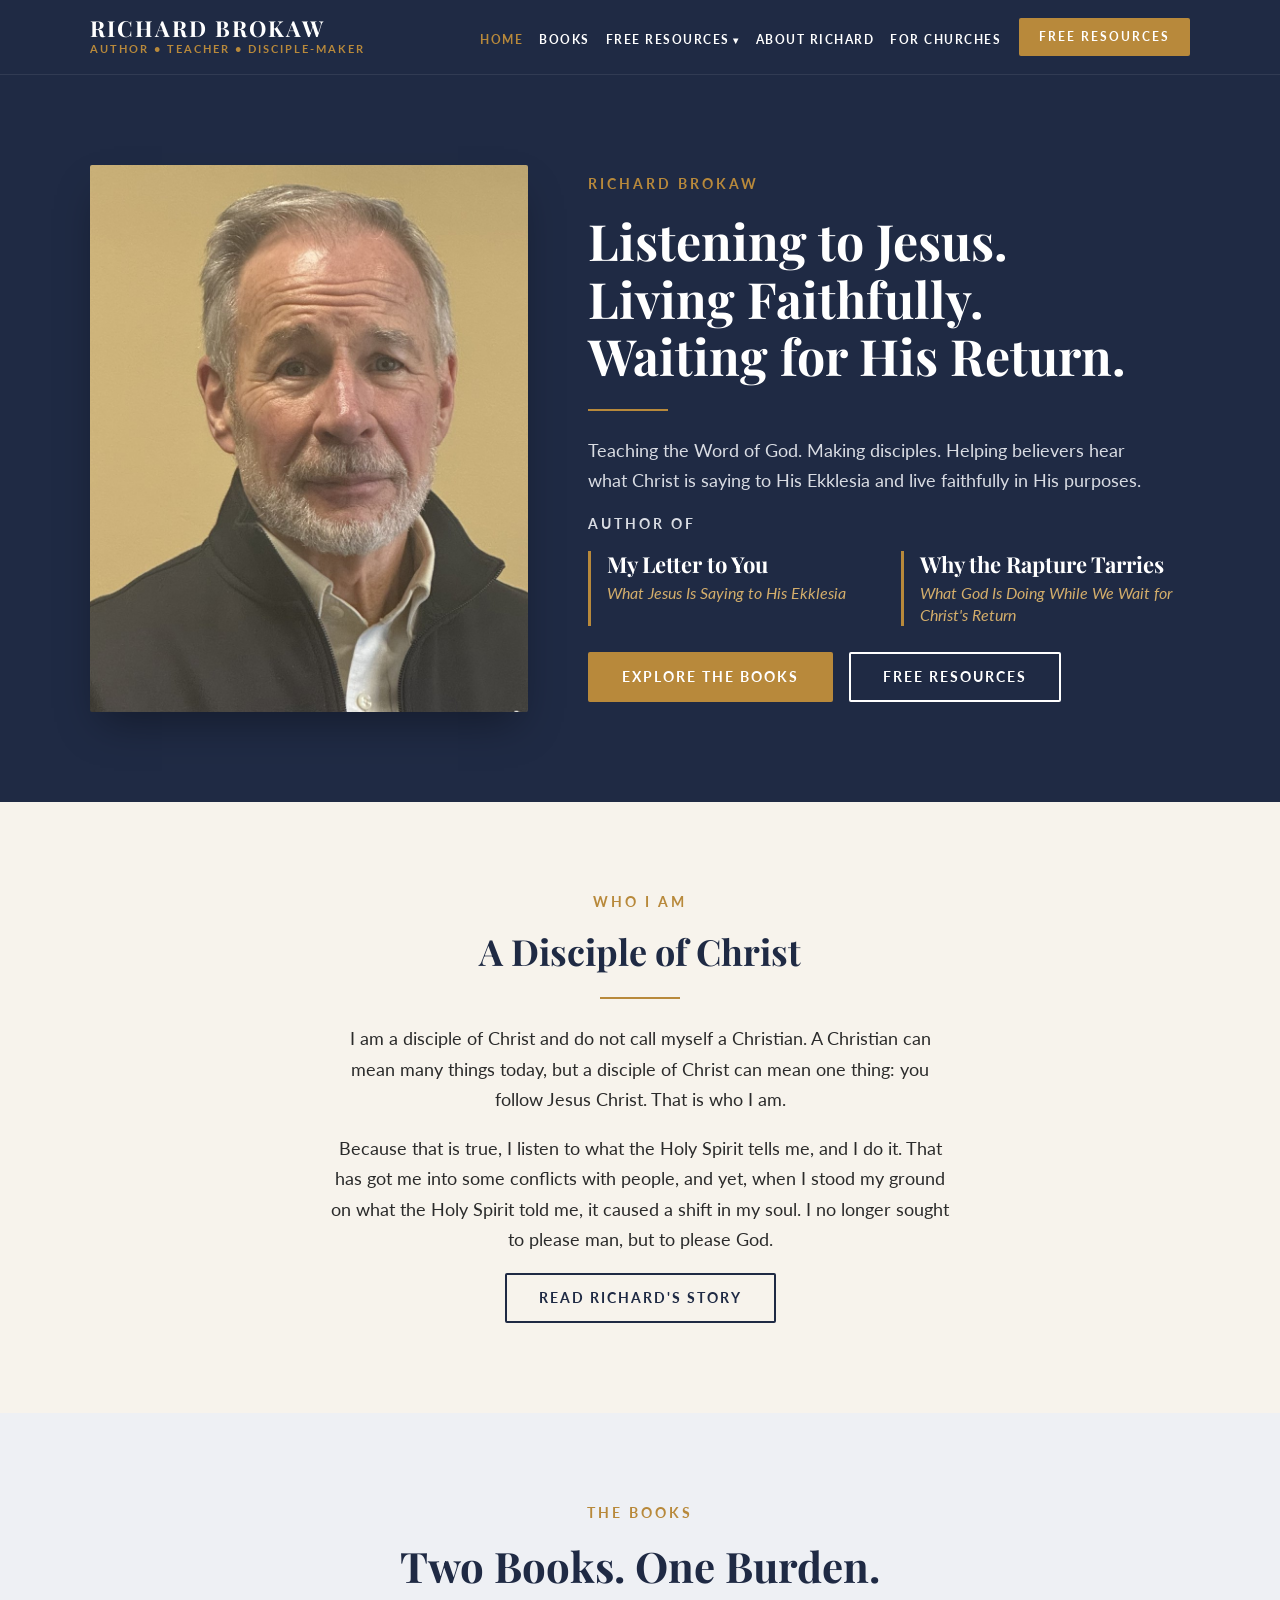
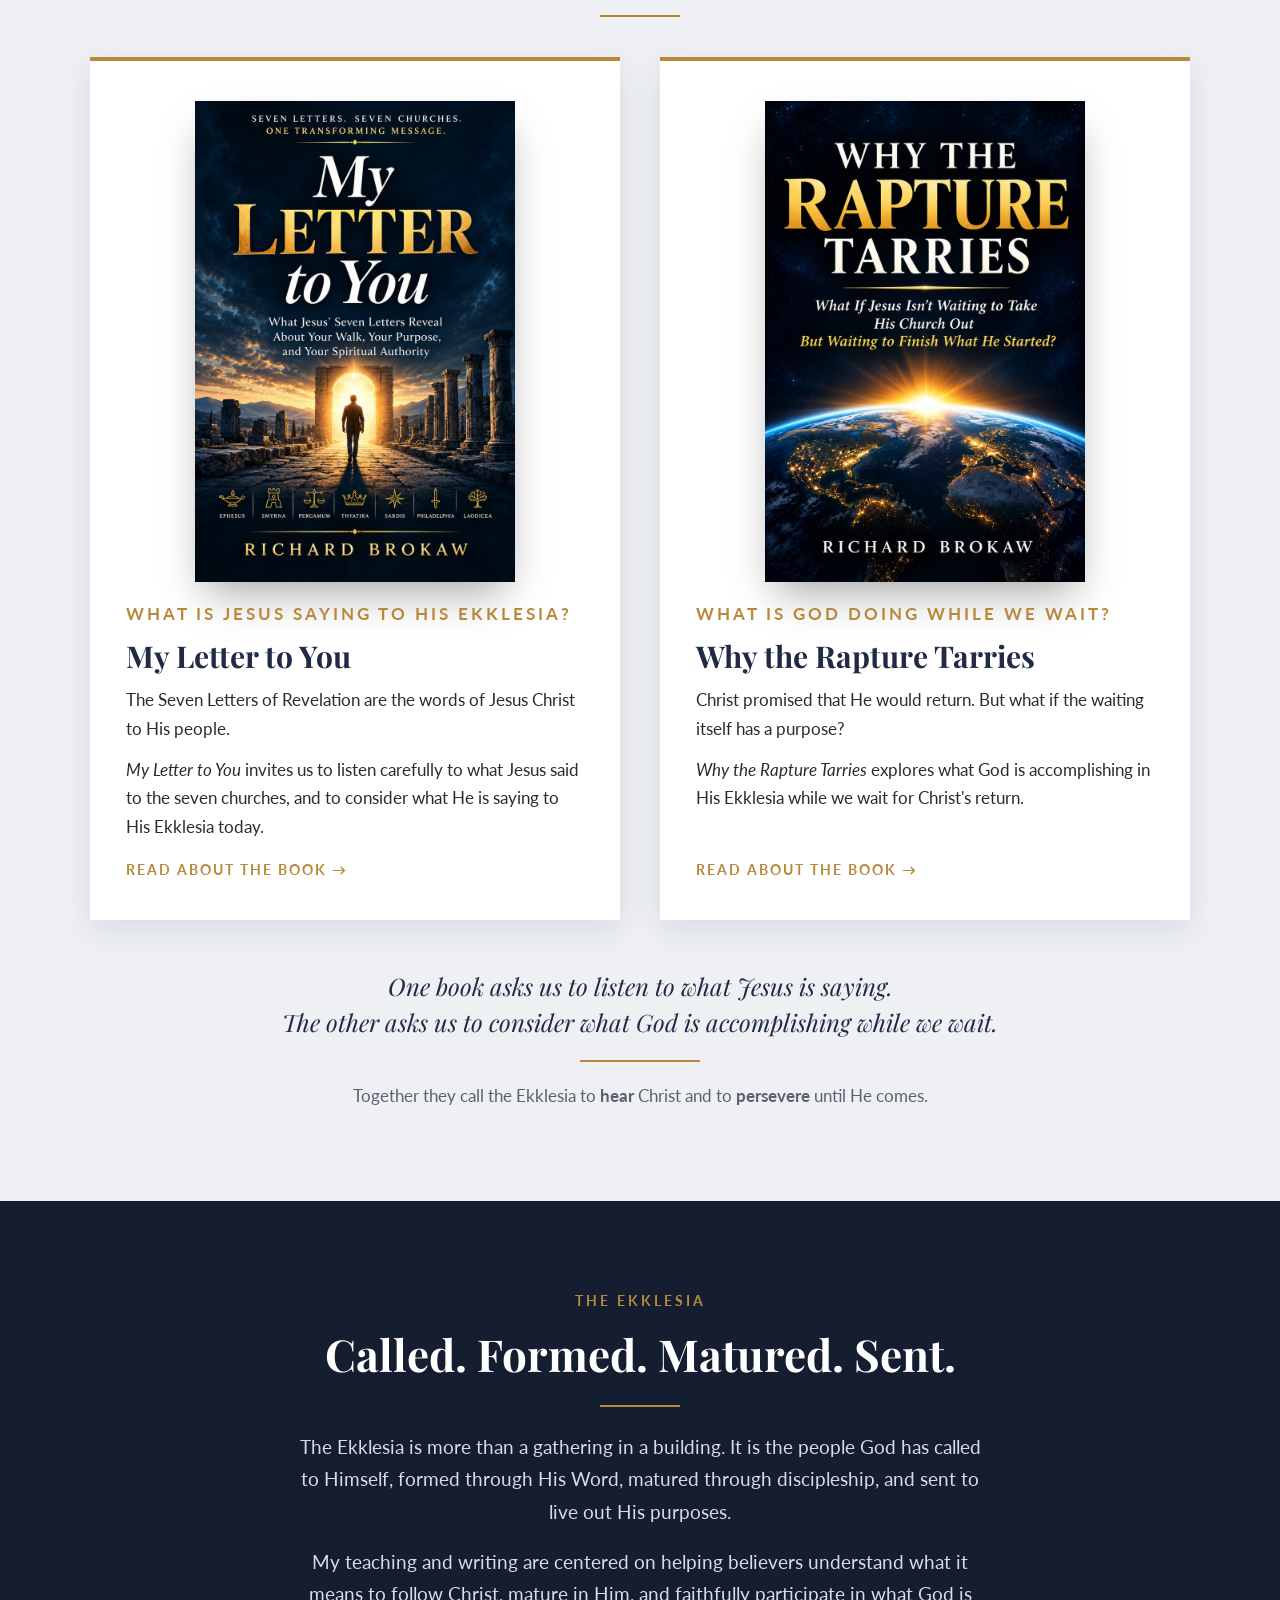
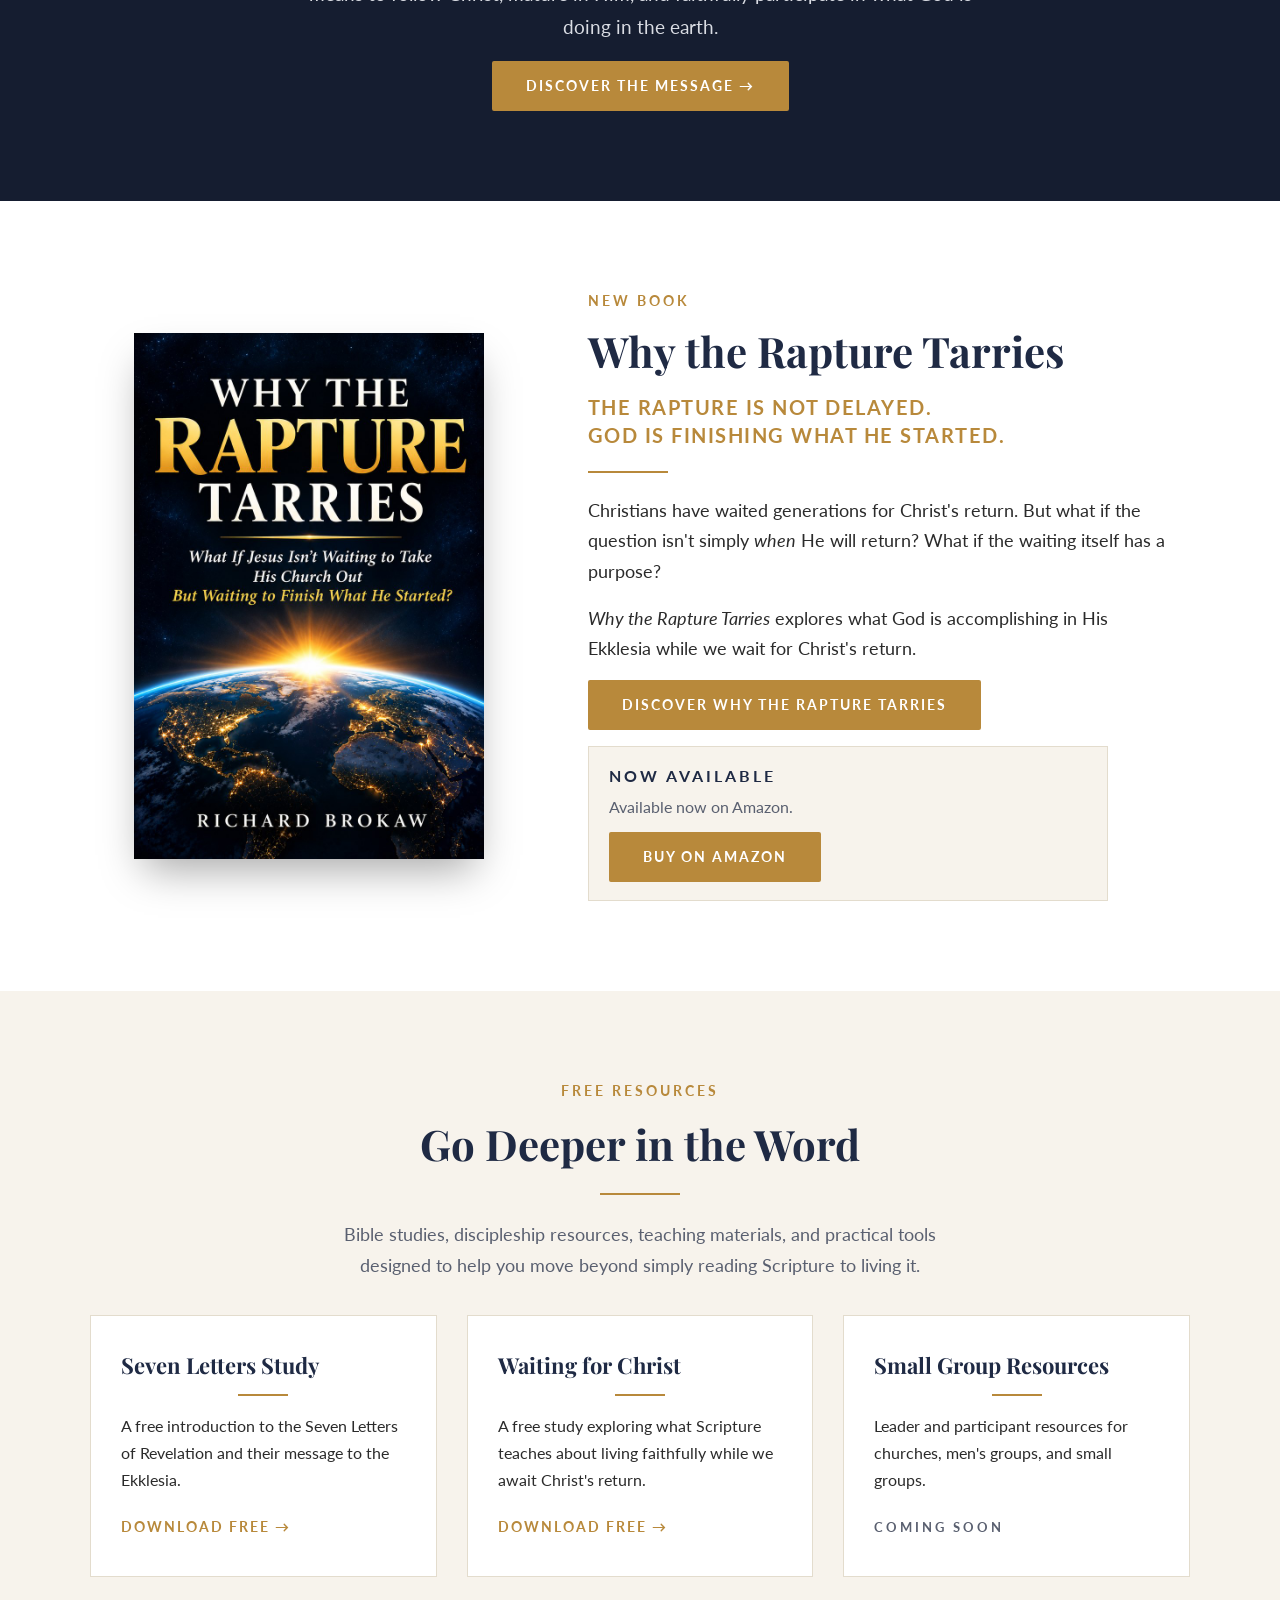
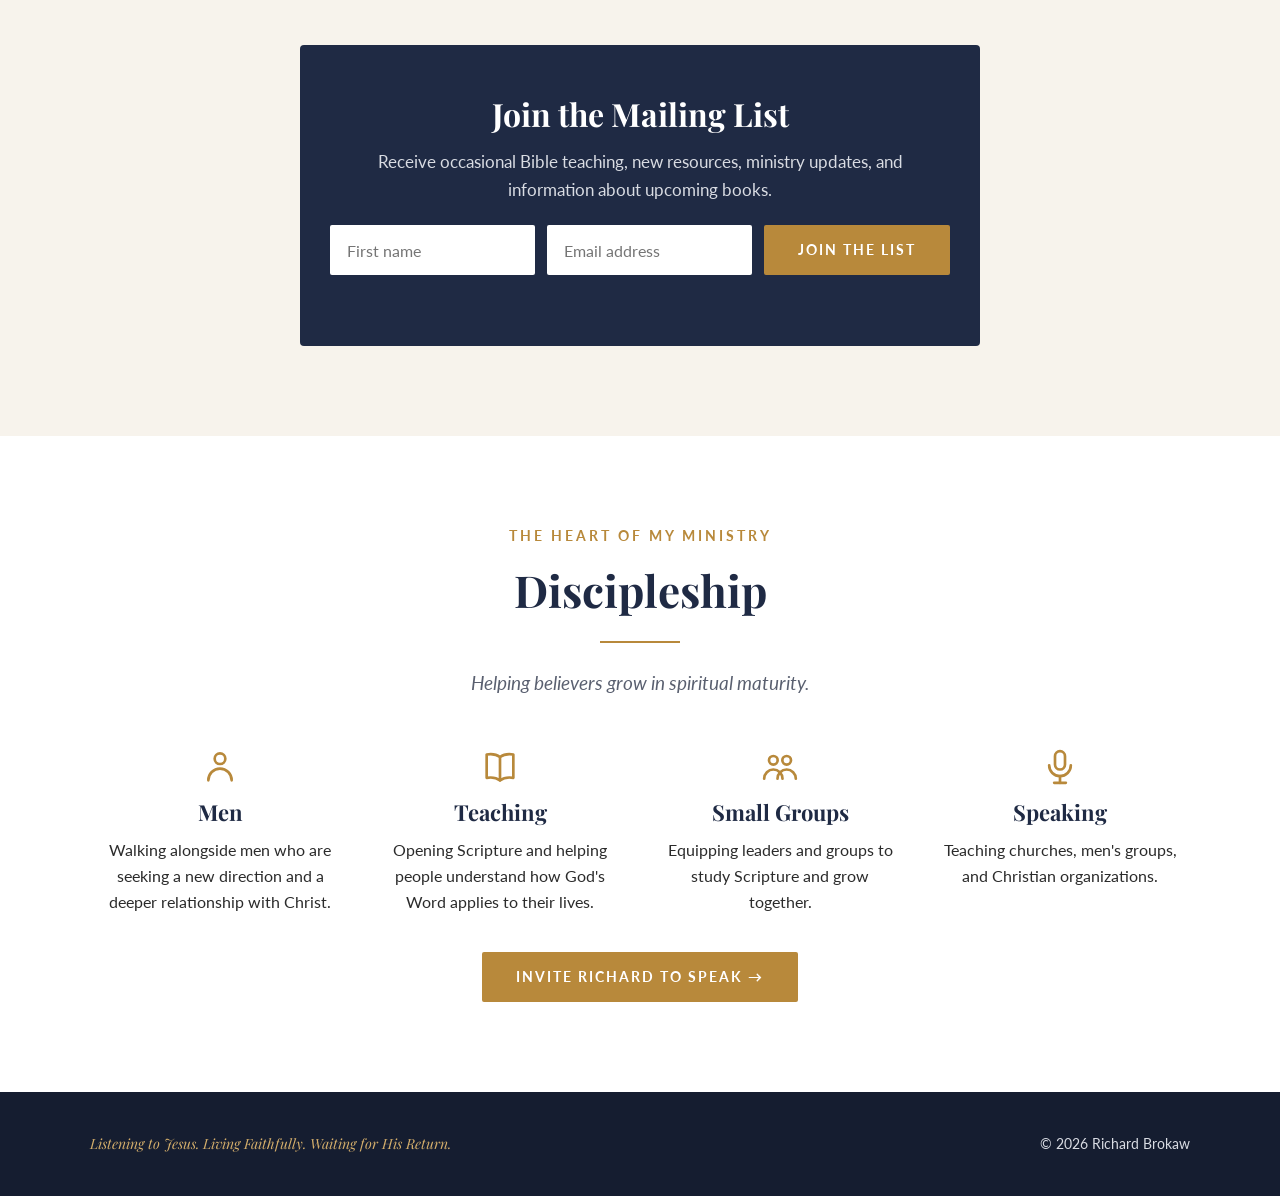
<file: index.html>
<!DOCTYPE html>

<html lang="en"><head>
<meta charset="utf-8"/>
<meta content="width=device-width, initial-scale=1" name="viewport"/>
<title>Richard Brokaw · Author, Teacher, Disciple-Maker</title><meta content="Richard Brokaw is an author, Bible teacher, and disciple-maker. Listening to Jesus. Living faithfully. Waiting for His return." name="description"/>

<link href="https://fonts.googleapis.com" rel="preconnect"/>
<link href="https://fonts.googleapis.com/css2?family=Lato:ital,wght@0,400;0,700;1,400&amp;family=Playfair+Display:ital,wght@0,700;1,400&amp;display=swap" rel="stylesheet"/>
<style>
/* Layout: full-width colour bands, 1140px content column, alternating navy / light sections like the Elementor build.
   Single-theme on purpose: this previews the real site's fixed palette. */
:root {
  --navy: #1F2A44;
  --navy-dark: #151D30;
  --gold: #B8893B;
  --gold-soft: #D4AE6B;
  --cream: #F7F3EC;
  --mist: #EEF0F4;
  --white: #FFFFFF;
  --ink: #2B2B2B;
  --muted: #5A6070;
  --on-dark: #D9DCE3;
  --line: #E3DCCD;
  --display: "Playfair Display", Georgia, "Times New Roman", serif;
  --body: "Lato", "Helvetica Neue", Arial, sans-serif;
}
* { box-sizing: border-box; }
html { scroll-behavior: smooth; }
@media (prefers-reduced-motion: reduce) { html { scroll-behavior: auto; } }
body { background: var(--white); color: var(--ink); font: 18px/1.7 var(--body); margin: 0; }
a { color: inherit; }
h1, h2, h3 { font-family: var(--display); font-weight: 700; margin: 0; text-wrap: balance; line-height: 1.2; }
p { margin: 0; }
.wrap { max-width: 1140px; margin: 0 auto; padding-left: max(20px, env(safe-area-inset-left, 0px)); padding-right: max(20px, env(safe-area-inset-right, 0px)); }
.narrow { max-width: 820px; }
section { padding-block: 90px; }
.center { text-align: center; }
.eyebrow { font: 700 14px/1.4 var(--body); letter-spacing: 3px; text-transform: uppercase; color: var(--gold); }
.rule { width: 80px; height: 2px; background: var(--gold); border: 0; margin: 6px 0; }
.center .rule { margin-inline: auto; }
.stack { display: flex; flex-direction: column; gap: 18px; }
.center.stack { align-items: center; }
.btn { display: inline-block; font: 700 14px/1 var(--body); letter-spacing: 2px; text-transform: uppercase; text-decoration: none;
  padding: 16px 32px; border: 2px solid var(--gold); background: var(--gold); color: var(--white); border-radius: 2px; transition: background .2s, color .2s, border-color .2s; }
.btn:hover { background: var(--navy-dark); border-color: var(--navy-dark); }
.btn.ghost { background: transparent; color: var(--navy); border-color: var(--navy); }
.btn.ghost:hover { background: var(--navy); color: var(--white); }
.dark .btn.ghost { color: var(--white); border-color: var(--white); }
.dark .btn.ghost:hover { background: var(--white); color: var(--navy); }
.dark .btn:hover { background: var(--white); border-color: var(--white); color: var(--navy); }
.btn:focus-visible, a:focus-visible, button:focus-visible, input:focus-visible { outline: 3px solid var(--gold-soft); outline-offset: 3px; }
.textlink { color: var(--gold); font: 700 14px/1.4 var(--body); letter-spacing: 2px; text-transform: uppercase; text-decoration: none; }
.textlink:hover { text-decoration: underline; }
.dark { background: var(--navy); color: var(--on-dark); }
.dark h1, .dark h2, .dark h3 { color: var(--white); }

/* demo banner */
.demo-bar { background: var(--gold); color: var(--navy-dark); font: 700 13px/1.4 var(--body); text-align: center; padding: 8px 16px; letter-spacing: .5px; }

/* header */
header { background: var(--navy); position: sticky; top: env(safe-area-inset-top, 0px); z-index: 10; border-bottom: 1px solid rgba(255,255,255,.08); }
.head { display: flex; align-items: center; justify-content: space-between; gap: 20px; padding-block: 16px; }
.brand { text-decoration: none; display: flex; flex-direction: column; min-width: 0; }
.brand b { font: 700 22px/1.1 var(--display); letter-spacing: 2px; color: var(--white); text-transform: uppercase; }
.brand span { font: 700 11px/1.6 var(--body); letter-spacing: 2px; color: var(--gold); text-transform: uppercase; }
nav { display: flex; align-items: center; gap: 18px; }
nav ul { display: flex; gap: 16px; list-style: none; margin: 0; padding: 0; }
nav ul a { white-space: nowrap; color: var(--white); font: 700 12px/1 var(--body); letter-spacing: 1.5px; text-transform: uppercase; text-decoration: none; }
nav ul a:hover { color: var(--gold); }
nav .btn { padding: 11px 18px; font-size: 12px; white-space: nowrap; }
.menu-toggle { flex-shrink: 0; display: none; background: none; border: 1px solid rgba(255,255,255,.4); color: var(--white); font: 700 12px var(--body); letter-spacing: 2px; padding: 10px 14px; text-transform: uppercase; cursor: pointer; }
@media (max-width: 1240px) {
  .menu-toggle { display: block; }
  nav { display: none; position: absolute; left: 0; right: 0; top: 100%; background: var(--navy-dark); flex-direction: column; align-items: stretch;
    padding: 20px max(20px, env(safe-area-inset-right, 0px)) 24px max(20px, env(safe-area-inset-left, 0px)); gap: 16px; }
  nav.open { display: flex; }
  nav ul { flex-direction: column; gap: 14px; }
  nav .btn { text-align: center; }
}

/* placeholders */
.ph { background: repeating-linear-gradient(135deg, #2c3a5c 0 14px, #283553 14px 28px); color: var(--on-dark); display: grid; place-items: center; text-align: center;
  font: 700 13px/1.5 var(--body); letter-spacing: 2px; text-transform: uppercase; padding: 20px; box-shadow: 0 20px 40px -10px rgba(0,0,0,.35); max-width: 100%; }
.ph small { display: block; font-weight: 400; letter-spacing: .5px; text-transform: none; opacity: .8; margin-top: 4px; }
.cover { aspect-ratio: 2 / 3; }
.cover.light { background: repeating-linear-gradient(135deg, #e7e2d6 0 14px, #ece7dc 14px 28px); color: var(--muted); }

/* hero */
.hero .grid { display: grid; grid-template-columns: 4fr 5.5fr; gap: 60px; align-items: center; }
.hero .photo { aspect-ratio: 4 / 5; }
.hero h1 { font-size: clamp(34px, 4.6vw, 50px); line-height: 1.15; }
.hero .lead { max-width: 56ch; }
.books-mini { display: grid; grid-template-columns: 1fr 1fr; gap: 24px; }
.books-mini div { border-left: 3px solid var(--gold); padding-left: 16px; }
.books-mini h3 { font-size: 22px; }
.books-mini p { color: var(--gold-soft); font-style: italic; font-size: 16px; line-height: 1.4; margin-top: 4px; }
.btn-row { display: flex; flex-wrap: wrap; gap: 16px; margin-top: 8px; }

/* why */
.why { background: var(--cream); }
.why h2 { font-size: clamp(28px, 3.4vw, 36px); color: var(--navy); }
.why .copy { max-width: 62ch; display: flex; flex-direction: column; gap: 18px; }

/* two books */
.two { background: var(--mist); }
.two h2 { font-size: clamp(30px, 4vw, 42px); color: var(--navy); }
.cards { display: grid; grid-template-columns: 1fr 1fr; gap: 40px; margin-top: 16px; text-align: left; }
.card { background: var(--white); border-top: 4px solid var(--gold); padding: 40px 36px; display: flex; flex-direction: column; gap: 12px; box-shadow: 0 10px 30px rgba(31,42,68,.10); min-width: 0; }
.card .cover { width: 70%; margin: 0 auto 8px; }
.card h3 { font-size: clamp(26px, 2.6vw, 30px); color: var(--navy); }
.card p { font-size: 17px; }
.card .textlink { margin-top: auto; padding-top: 6px; }
.bridge { max-width: 760px; margin: 30px auto 0; display: flex; flex-direction: column; align-items: center; gap: 14px; }
.bridge blockquote { margin: 0; font: italic 400 clamp(20px, 2.4vw, 24px)/1.5 var(--display); color: var(--navy); }
.bridge .rule { width: 120px; }
.bridge p { color: var(--muted); font-size: 17px; }

/* ekklesia */
.ekk { background: var(--navy-dark); }
.ekk h2 { font-size: clamp(30px, 4.2vw, 44px); }
.ekk .copy { font-size: 19px; display: flex; flex-direction: column; gap: 18px; max-width: 62ch; }
.marks { display: flex; flex-wrap: wrap; justify-content: center; gap: 10px 28px; font: 700 13px var(--body); letter-spacing: 3px; text-transform: uppercase; color: var(--gold); }

/* featured */
.feat .grid { display: grid; grid-template-columns: 4fr 5.5fr; gap: 60px; align-items: center; }
.feat .cover { width: 80%; margin: 0 auto; }
.feat h2 { font-size: clamp(30px, 4vw, 42px); color: var(--navy); }
.feat h3.tag { font: 700 clamp(17px, 1.8vw, 20px)/1.4 var(--body); letter-spacing: 1.5px; text-transform: uppercase; color: var(--gold); }
.feat .copy { display: flex; flex-direction: column; gap: 16px; max-width: 58ch; }
.soon { border: 1px solid var(--line); background: var(--cream); padding: 18px 20px; display: flex; flex-direction: column; gap: 6px; max-width: 520px; }
.soon .eyebrow { color: var(--navy); }
.soon p { color: var(--muted); font-size: 16px; }
.soon a { color: var(--gold); font-weight: 700; }
.soon a.btn { color: var(--white); margin-top: 6px; }
.soon a.btn:hover { color: var(--white); }

/* resources */
.res { background: var(--cream); }
.res h2 { font-size: clamp(30px, 4vw, 42px); color: var(--navy); }
.res .lead { color: var(--muted); max-width: 62ch; }
.rcards { display: grid; grid-template-columns: repeat(3, 1fr); gap: 30px; margin-top: 16px; text-align: left; }
.rcard { background: var(--white); border: 1px solid var(--line); padding: 36px 30px; display: flex; flex-direction: column; gap: 10px; min-width: 0; }
.rcard h3 { font-size: 22px; color: var(--navy); }
.rcard .rule { width: 50px; }
.rcard p { font-size: 16px; }
.rcard .foot { margin-top: auto; padding-top: 6px; }
.rcard .later { font: 700 13px var(--body); letter-spacing: 3px; text-transform: uppercase; color: var(--muted); }
.join { background: var(--navy); border-radius: 4px; padding: 50px 30px; margin-top: 50px; display: flex; flex-direction: column; align-items: center; gap: 14px; text-align: center; color: var(--on-dark); }
.join h2 { color: var(--white); font-size: clamp(26px, 3vw, 32px); }
.join > p { font-size: 17px; max-width: 56ch; }
form.signup { display: flex; flex-wrap: wrap; gap: 12px; justify-content: center; width: 100%; max-width: 620px; margin-top: 6px; }
form.signup label { position: absolute; width: 1px; height: 1px; overflow: hidden; clip: rect(0 0 0 0); }
form.signup input { flex: 1 1 180px; min-width: 0; font: 16px var(--body); padding: 14px 16px; border: 1px solid rgba(255,255,255,.3); background: var(--white); color: var(--ink); border-radius: 2px; }
form.signup .btn { cursor: pointer; }
.formnote { font-size: 14px; color: var(--gold-soft); min-height: 1.5em; }

/* ministry */
.min h2 { font-size: clamp(32px, 4.2vw, 44px); color: var(--navy); }
.min .sub { color: var(--muted); font-style: italic; font-size: 19px; }
.pillars { display: grid; grid-template-columns: repeat(4, 1fr); gap: 20px; margin-top: 10px; }
.pillar { display: flex; flex-direction: column; align-items: center; gap: 12px; padding: 20px 10px; text-align: center; min-width: 0; }
.pillar svg { width: 40px; height: 40px; stroke: var(--gold); fill: none; stroke-width: 1.6; stroke-linecap: round; stroke-linejoin: round; }
.pillar h3 { font-size: 22px; color: var(--navy); }
.pillar p { font-size: 16px; line-height: 1.6; }

/* video */
.vid .narrow { max-width: 900px; }
.vid h2 { font-size: clamp(28px, 3.6vw, 38px); }
.video { width: 100%; aspect-ratio: 16 / 9; border-radius: 4px; display: grid; place-items: center; gap: 0; }
.play { width: 78px; height: 78px; border-radius: 50%; border: 2px solid var(--gold); display: grid; place-items: center; margin-bottom: 14px; }
.play::after { content: ""; border-left: 22px solid var(--gold); border-top: 13px solid transparent; border-bottom: 13px solid transparent; margin-left: 6px; }

/* footer */
footer { background: var(--navy-dark); color: var(--on-dark); padding-block: 40px; font-size: 14px; }
footer .wrap { display: flex; flex-wrap: wrap; justify-content: space-between; gap: 12px; }
footer em { font-family: var(--display); color: var(--gold-soft); }

/* responsive */
@media (max-width: 900px) {
  section { padding-block: 64px; }
  .hero .grid, .feat .grid { grid-template-columns: 1fr; gap: 40px; }
  .hero .photo { max-width: 420px; width: 100%; margin: 0 auto; }
  .feat .cover { max-width: 300px; }
  .cards { grid-template-columns: 1fr; }
  .rcards { grid-template-columns: 1fr; }
  .pillars { grid-template-columns: 1fr 1fr; }
}
@media (max-width: 540px) {
  section { padding-block: 48px; }
  .books-mini { grid-template-columns: 1fr; }
  .pillars { grid-template-columns: 1fr; }
  .card { padding: 30px 22px; }
  .btn-row { flex-direction: column; align-items: stretch; text-align: center; }
  .head { padding-block: 12px; }
  .brand b { font-size: 18px; }
}

/* real images */
img.shot { display: block; width: 100%; height: auto; max-width: 100%; box-shadow: 0 20px 40px -10px rgba(0,0,0,.35); }
img.photo.shot { aspect-ratio: 4 / 5; object-fit: cover; object-position: center 25%; border-radius: 2px; }
img.cover.shot { aspect-ratio: 2 / 3; object-fit: cover; }

/* dropdown under Free Resources */
nav li.has-sub { position: relative; }
nav li.has-sub > a::after { content: " ▾"; font-size: 10px; }
nav ul.sub { display: none; position: absolute; top: 100%; left: -16px; min-width: 240px; flex-direction: column; gap: 0;
  background: var(--navy-dark); padding: 10px 0; margin: 0; list-style: none; box-shadow: 0 12px 24px rgba(0,0,0,.3); z-index: 20; }
nav ul.sub li a { display: block; padding: 10px 16px; }
nav li.has-sub:hover > ul.sub, nav li.has-sub:focus-within > ul.sub { display: flex; }
nav li.has-sub::before { content: ""; position: absolute; left: 0; right: 0; top: 100%; height: 14px; }
@media (max-width: 1240px) {
  nav ul.sub { display: flex; position: static; background: none; box-shadow: none; padding: 8px 0 0 14px; min-width: 0; gap: 12px; }
  nav ul.sub li a { padding: 0; font-weight: 400; opacity: .85; }
  nav li.has-sub > a::after { content: ""; }
}

/* live-site additions */
nav ul a[aria-current="page"] { color: var(--gold); }
.rb-video { width: 100%; aspect-ratio: 16 / 9; max-width: 100%; }
.rb-video iframe { width: 100%; height: 100%; border: 0; border-radius: 4px; display: block; }
.ml-embedded { width: 100%; max-width: 620px; }
</style>
<link href="assets/favicon.svg" rel="icon" type="image/svg+xml"/><meta content="#1F2A44" name="theme-color"/></head><body>

<header>
<div class="wrap head">
<a class="brand" href="./"><b>Richard Brokaw</b><span>Author • Teacher • Disciple-Maker</span></a>
<button aria-controls="site-nav" aria-expanded="false" class="menu-toggle" id="menu-toggle">Menu</button>
<nav aria-label="Main" id="site-nav">
<ul>
<li><a aria-current="page" href="./">Home</a></li>
<li><a href="books/">Books</a></li>
<li class="has-sub"><a href="free_resources/">Free Resources</a><ul class="sub">
<li><a href="free_resources/">All Free Resources</a></li>
<li><a href="free_resources/prayer_for_the_babies/">Prayer for the Babies</a></li></ul></li>
<li><a href="about-richard/">About Richard</a></li>
<li><a href="./#ministry">For Churches</a></li>
</ul>
<a class="btn" href="free_resources/">Free Resources</a>
</nav>
</div>
</header>
<main id="top">
<!-- HERO -->
<section class="dark hero">
<div class="wrap grid">
<img alt="Richard Brokaw" class="photo shot" height="1125" src="images/richard-headshot.jpg" width="900"/>
<div class="stack">
<p class="eyebrow">Richard Brokaw</p>
<h1>Listening to Jesus.<br/>Living Faithfully.<br/>Waiting for His Return.</h1>
<hr class="rule"/>
<p class="lead">Teaching the Word of God. Making disciples. Helping believers hear what Christ is saying to His Ekklesia and live faithfully in His purposes.</p>
<p class="eyebrow" style="color:var(--on-dark)">Author of</p>
<div class="books-mini">
<div><h3>My Letter to You</h3><p>What Jesus Is Saying to His Ekklesia</p></div>
<div><h3>Why the Rapture Tarries</h3><p>What God Is Doing While We Wait for Christ's Return</p></div>
</div>
<div class="btn-row">
<a class="btn" href="books/">Explore the Books</a>
<a class="btn ghost" href="free_resources/">Free Resources</a>
</div>
</div>
</div>
</section>
<!-- WHO I AM (excerpt; full story on About Richard) -->
<section class="why" id="who-i-am">
<div class="wrap center stack">
<p class="eyebrow">Who I Am</p>
<h2>A Disciple of Christ</h2>
<hr class="rule"/>
<div class="copy">
<p>I am a disciple of Christ and do not call myself a Christian. A Christian can mean many things today, but a disciple of Christ can mean one thing: you follow Jesus Christ. That is who I am.</p>
<p>Because that is true, I listen to what the Holy Spirit tells me, and I do it. That has got me into some conflicts with people, and yet, when I stood my ground on what the Holy Spirit told me, it caused a shift in my soul. I no longer sought to please man, but to please God.</p>
</div>
<a class="btn ghost" href="about-richard/">Read Richard's Story</a>
</div>
</section>
<!-- TWO BOOKS -->
<section class="two" id="books">
<div class="wrap center stack">
<p class="eyebrow">The Books</p>
<h2>Two Books. One Burden.</h2>
<hr class="rule"/>
<div class="cards">
<article class="card">
<img alt="My Letter to You by Richard Brokaw, book cover" class="cover shot" height="1200" loading="lazy" src="images/my-letter-to-you-cover.jpg" width="800"/>
<p class="eyebrow">What is Jesus saying to His Ekklesia?</p>
<h3>My Letter to You</h3>
<p>The Seven Letters of Revelation are the words of Jesus Christ to His people.</p>
<p><em>My Letter to You</em> invites us to listen carefully to what Jesus said to the seven churches, and to consider what He is saying to His Ekklesia today.</p>
<a class="textlink" href="books/#my-letter-to-you">Read About the Book →</a>
</article>
<article class="card">
<img alt="Why the Rapture Tarries by Richard Brokaw, book cover" class="cover shot" height="1200" loading="lazy" src="images/why-the-rapture-tarries-cover.jpg" width="800"/>
<p class="eyebrow">What is God doing while we wait?</p>
<h3>Why the Rapture Tarries</h3>
<p>Christ promised that He would return. But what if the waiting itself has a purpose?</p>
<p><em>Why the Rapture Tarries</em> explores what God is accomplishing in His Ekklesia while we wait for Christ's return.</p>
<a class="textlink" href="books/#why-the-rapture-tarries">Read About the Book →</a>
</article>
</div>
<div class="bridge">
<blockquote>One book asks us to listen to what Jesus is saying.<br/>The other asks us to consider what God is accomplishing while we wait.</blockquote>
<hr class="rule"/>
<p>Together they call the Ekklesia to <strong>hear</strong> Christ and to <strong>persevere</strong> until He comes.</p>
</div>
</div>
</section>
<!-- EKKLESIA -->
<section class="dark ekk" id="ekklesia">
<div class="wrap narrow center stack">
<p class="eyebrow">The Ekklesia</p>
<h2>Called. Formed. Matured. Sent.</h2>
<hr class="rule"/>
<div class="copy">
<p>The Ekklesia is more than a gathering in a building. It is the people God has called to Himself, formed through His Word, matured through discipleship, and sent to live out His purposes.</p>
<p>My teaching and writing are centered on helping believers understand what it means to follow Christ, mature in Him, and faithfully participate in what God is doing in the earth.</p>
</div>
<a class="btn" href="about-richard/#the-message">Discover the Message →</a>
</div>
</section>
<!-- FEATURED BOOK -->
<section class="feat" id="featured-book">
<div class="wrap grid">
<img alt="Why the Rapture Tarries by Richard Brokaw, book cover" class="cover shot" height="1200" src="images/why-the-rapture-tarries-cover.jpg" width="800"/>
<div class="copy">
<p class="eyebrow">New Book</p>
<h2>Why the Rapture Tarries</h2>
<h3 class="tag">The Rapture Is Not Delayed.<br/>God Is Finishing What He Started.</h3>
<hr class="rule"/>
<p>Christians have waited generations for Christ's return. But what if the question isn't simply <em>when</em> He will return? What if the waiting itself has a purpose?</p>
<p><em>Why the Rapture Tarries</em> explores what God is accomplishing in His Ekklesia while we wait for Christ's return.</p>
<div><a class="btn" href="#featured-book">Discover Why the Rapture Tarries</a></div>
<div class="soon">
<p class="eyebrow">Now Available</p>
<p>Available now on Amazon.</p>
<div><a class="btn" href="https://www.amazon.com/dp/B0HN59XS78" target="_blank" rel="noopener" data-amazon="whyTheRaptureTarries">Buy on Amazon</a></div>
</div>
</div>
</div>
</section>
<!-- FREE RESOURCES -->
<section class="res" id="free-resources">
<div class="wrap center stack">
<p class="eyebrow">Free Resources</p>
<h2>Go Deeper in the Word</h2>
<hr class="rule"/>
<p class="lead">Bible studies, discipleship resources, teaching materials, and practical tools designed to help you move beyond simply reading Scripture to living it.</p>
<div class="rcards">
<article class="rcard">
<h3>Seven Letters Study</h3><hr class="rule"/>
<p>A free introduction to the Seven Letters of Revelation and their message to the Ekklesia.</p>
<div class="foot"><a class="textlink" href="free_resources/">Download Free →</a></div>
</article>
<article class="rcard">
<h3>Waiting for Christ</h3><hr class="rule"/>
<p>A free study exploring what Scripture teaches about living faithfully while we await Christ's return.</p>
<div class="foot"><a class="textlink" href="free_resources/">Download Free →</a></div>
</article>
<article class="rcard">
<h3>Small Group Resources</h3><hr class="rule"/>
<p>Leader and participant resources for churches, men's groups, and small groups.</p>
<div class="foot"><span class="later">Coming Soon</span></div>
</article>
</div>
<div class="join" id="join">
<h2>Join the Mailing List</h2>
<p>Receive occasional Bible teaching, new resources, ministry updates, and information about upcoming books.</p>
<div class="rb-signup" data-form="newsletter"><form class="signup" id="signup" novalidate="">
<label for="fname">First name</label>
<input autocomplete="given-name" id="fname" name="fname" placeholder="First name" type="text"/>
<label for="email">Email</label>
<input autocomplete="email" id="email" name="email" placeholder="Email address" type="email"/>
<button class="btn" type="submit">Join the List</button>
</form><p aria-live="polite" class="formnote" id="formnote"></p></div>

</div>
</div>
</section>
<!-- MINISTRY -->
<section class="min" id="ministry">
<div class="wrap center stack">
<p class="eyebrow">The Heart of My Ministry</p>
<h2>Discipleship</h2>
<hr class="rule"/>
<p class="sub">Helping believers grow in spiritual maturity.</p>
<div class="pillars">
<div class="pillar">
<svg aria-hidden="true" viewbox="0 0 24 24"><circle cx="12" cy="7" r="3.2"></circle><path d="M5 20c0-3.9 3.1-7 7-7s7 3.1 7 7"></path></svg>
<h3>Men</h3>
<p>Walking alongside men who are seeking a new direction and a deeper relationship with Christ.</p>
</div>
<div class="pillar">
<svg aria-hidden="true" viewbox="0 0 24 24"><path d="M12 6c-2-1.5-5-2-8-1.5v14c3-.5 6 0 8 1.5 2-1.5 5-2 8-1.5v-14C17 4 14 4.5 12 6z"></path><path d="M12 6v14"></path></svg>
<h3>Teaching</h3>
<p>Opening Scripture and helping people understand how God's Word applies to their lives.</p>
</div>
<div class="pillar">
<svg aria-hidden="true" viewbox="0 0 24 24"><circle cx="8" cy="8" r="2.6"></circle><circle cx="16" cy="8" r="2.6"></circle><path d="M2.5 19c0-3 2.5-5.5 5.5-5.5S13.5 16 13.5 19"></path><path d="M10.5 19c0-3 2.5-5.5 5.5-5.5s5.5 2.5 5.5 5.5"></path></svg>
<h3>Small Groups</h3>
<p>Equipping leaders and groups to study Scripture and grow together.</p>
</div>
<div class="pillar">
<svg aria-hidden="true" viewbox="0 0 24 24"><rect height="11" rx="3" width="6" x="9" y="2.5"></rect><path d="M5.5 11a6.5 6.5 0 0 0 13 0"></path><path d="M12 17.5v4"></path><path d="M8.5 21.5h7"></path></svg>
<h3>Speaking</h3>
<p>Teaching churches, men's groups, and Christian organizations.</p>
</div>
</div>
<a class="btn" href="#join">Invite Richard to Speak →</a>
</div>
</section>
<!-- VIDEO -->
<section class="dark vid" data-video-section="" id="video">
<div class="wrap narrow center stack">
<h2>A Word From Richard</h2>
<hr class="rule"/>
<div class="rb-video"></div>
</div>
</section>
</main>
<footer>
<div class="wrap">
<span><em>Listening to Jesus. Living Faithfully. Waiting for His Return.</em></span>
<span>© 2026 Richard Brokaw</span>
</div>
</footer>

<script src="assets/config.js"></script><script src="assets/site.js"></script></body></html>
</file>
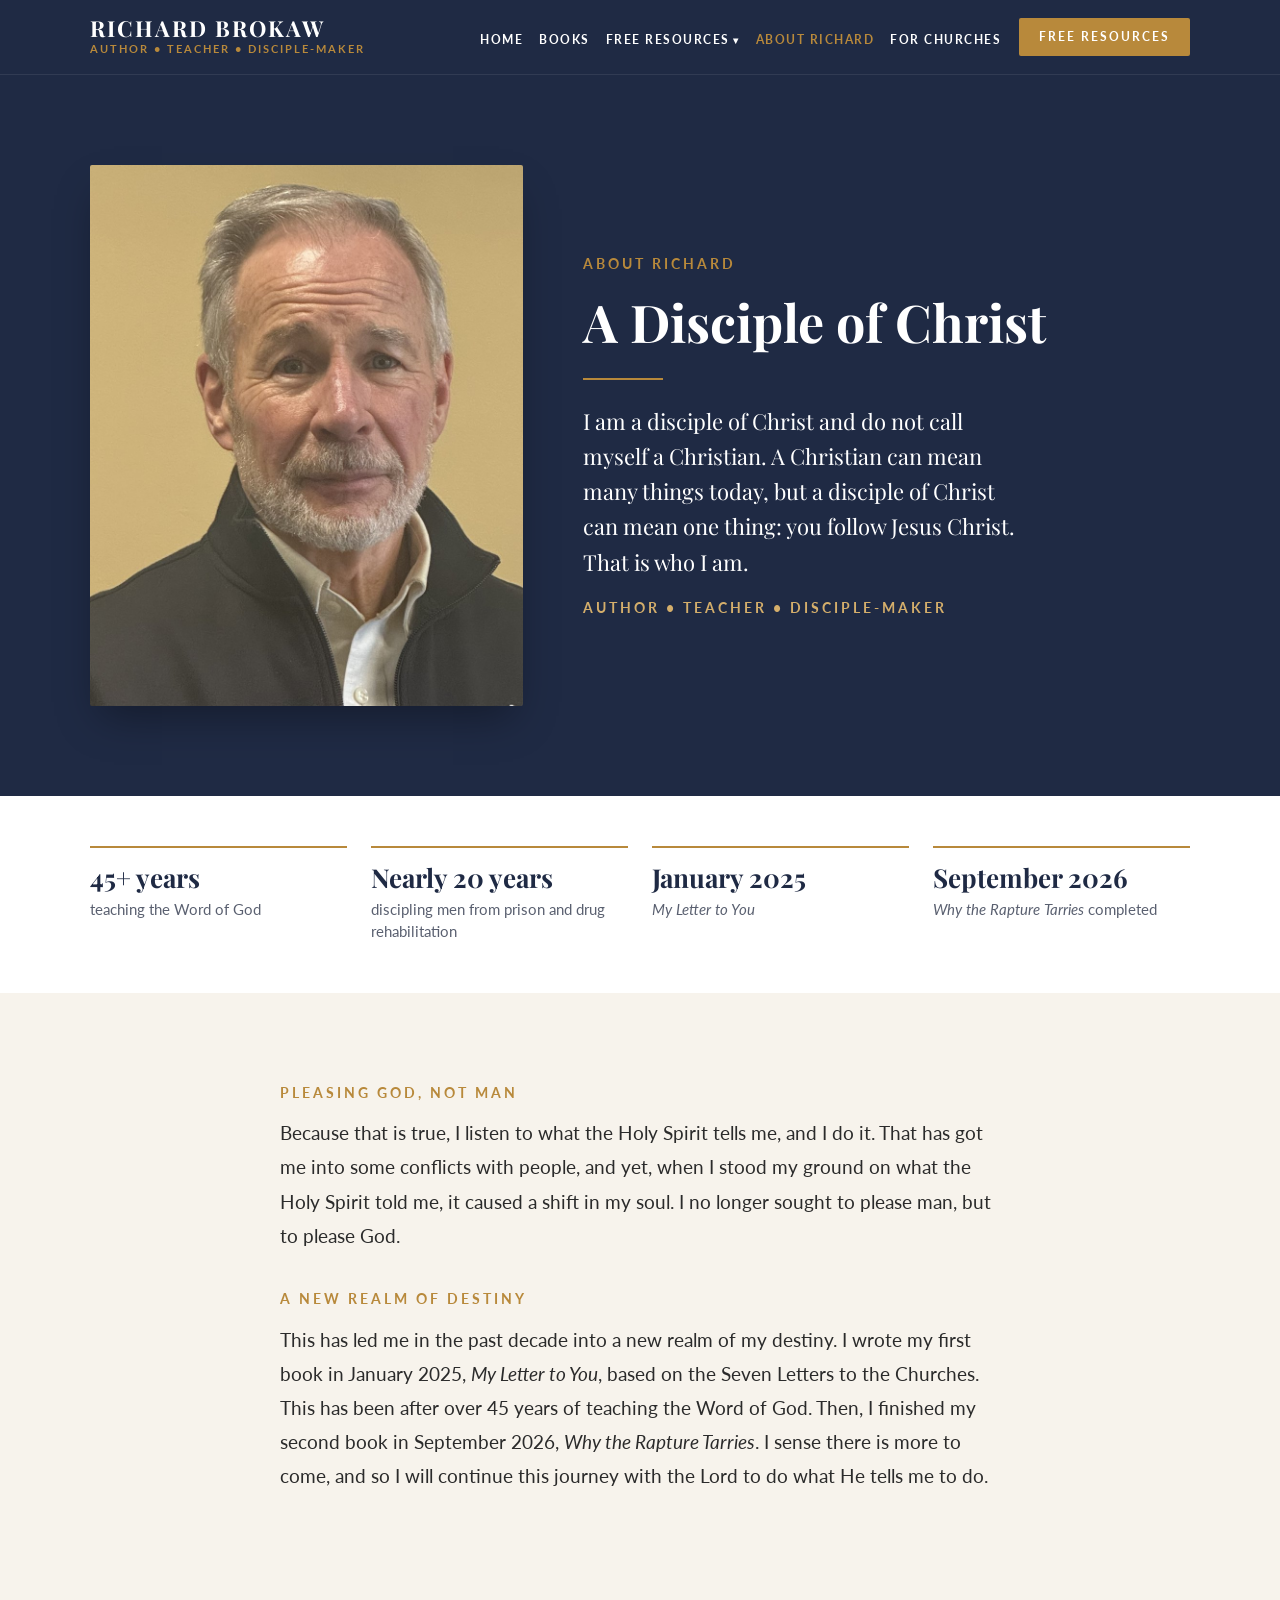
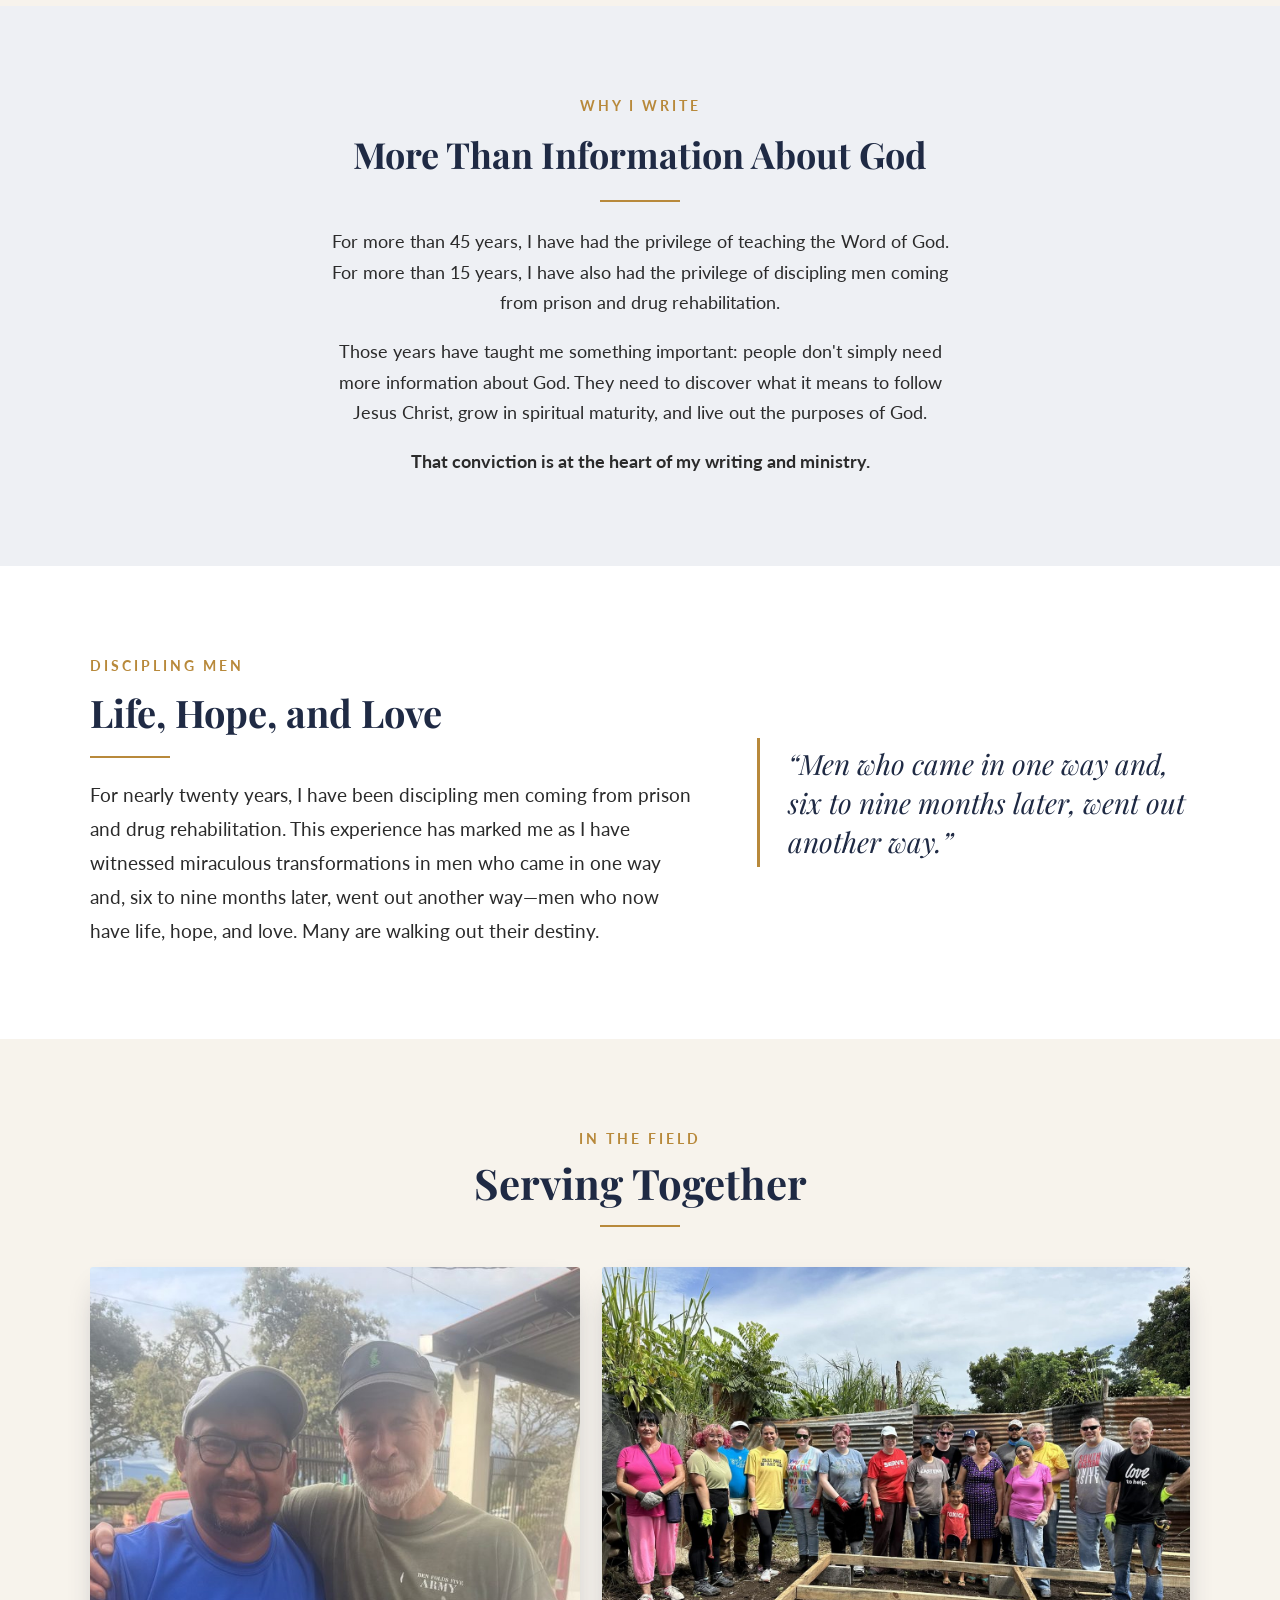
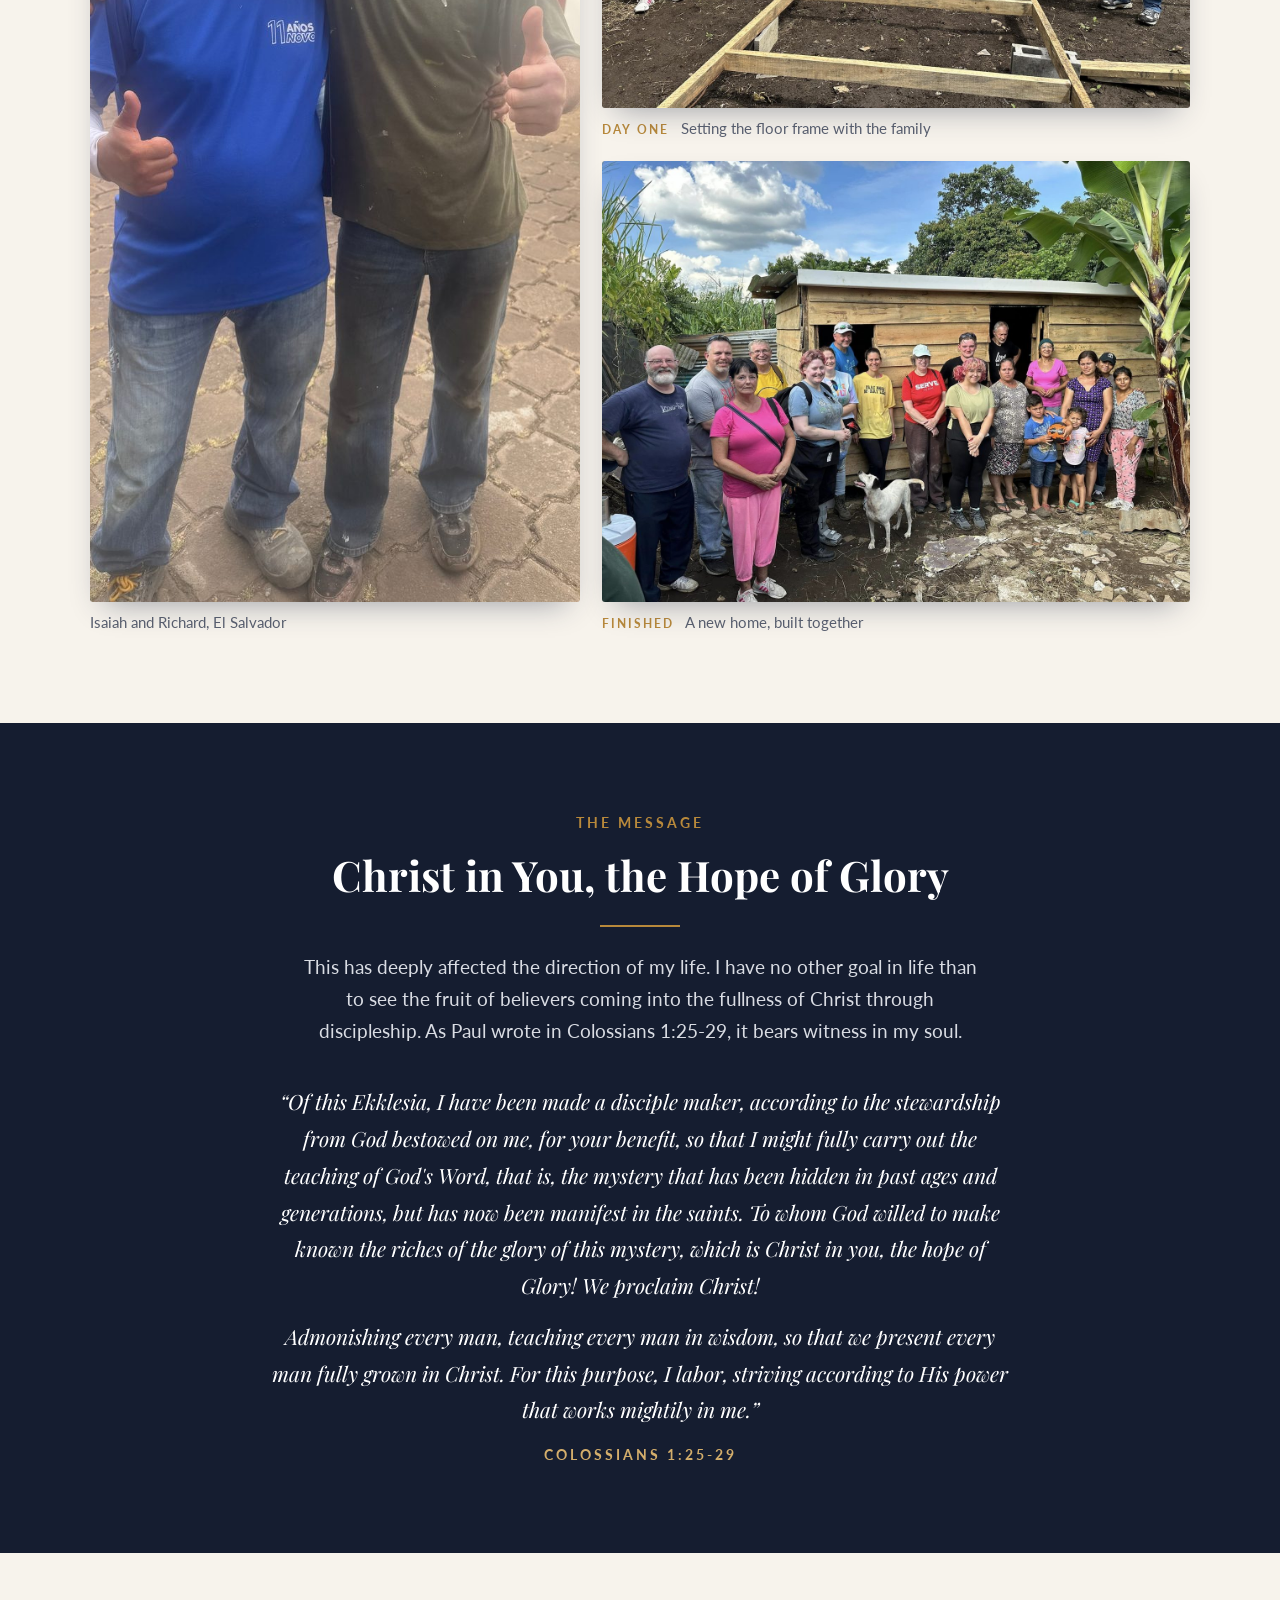
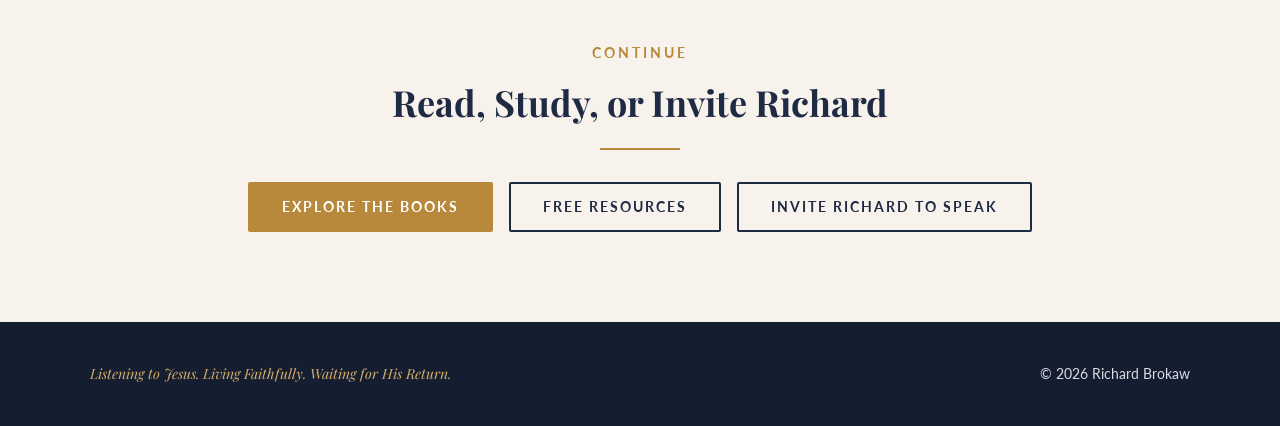
<file: about-richard/index.html>
<!DOCTYPE html>

<html lang="en"><head>
<meta charset="utf-8"/>
<meta content="width=device-width, initial-scale=1, viewport-fit=cover" name="viewport"/>

<title>About Richard · Richard Brokaw</title><meta content="Richard Brokaw: a disciple of Christ, Bible teacher for more than 45 years, and a disciple-maker among men coming from prison and drug rehabilitation." name="description"/>
<link href="https://fonts.googleapis.com/css2?family=Lato:ital,wght@0,400;0,700;1,400&amp;family=Playfair+Display:ital,wght@0,700;1,400&amp;display=swap" rel="stylesheet"/>
<link href="../assets/site.css" rel="stylesheet"/>
<style>:root{padding-top:env(safe-area-inset-top,0px);padding-bottom:env(safe-area-inset-bottom,0px);color-scheme:light} [hidden]{display:none!important} img{max-width:100%}</style>
<link href="../assets/favicon.svg" rel="icon" type="image/svg+xml"/><meta content="#1F2A44" name="theme-color"/></head><body>

<header>
<div class="wrap head">
<a class="brand" href="../"><b>Richard Brokaw</b><span>Author • Teacher • Disciple-Maker</span></a>
<button aria-controls="site-nav" aria-expanded="false" class="menu-toggle" id="menu-toggle">Menu</button>
<nav aria-label="Main" id="site-nav">
<ul>
<li><a href="../">Home</a></li>
<li><a href="../books/">Books</a></li>
<li class="has-sub"><a href="../free_resources/">Free Resources</a><ul class="sub">
<li><a href="../free_resources/">All Free Resources</a></li>
<li><a href="../free_resources/prayer_for_the_babies/">Prayer for the Babies</a></li></ul></li>
<li><a aria-current="page" href="../about-richard/">About Richard</a></li>
<li><a href="../#ministry">For Churches</a></li>
</ul>
<a class="btn" href="../free_resources/">Free Resources</a>
</nav>
</div>
</header>
<main>
<section class="dark ab-hero">
<div class="wrap grid">
<img alt="Richard Brokaw" class="photo shot" height="1125" src="../images/richard-headshot.jpg" width="900"/>
<div class="stack">
<p class="eyebrow">About Richard</p>
<h1>A Disciple of Christ</h1>
<hr class="rule"/>
<p class="open">I am a disciple of Christ and do not call myself a Christian. A Christian can mean many things today, but a disciple of Christ can mean one thing: you follow Jesus Christ. That is who I am.</p>
<p class="eyebrow" style="color:var(--gold-soft)">Author • Teacher • Disciple-Maker</p>
</div>
</div>
</section>
<section aria-label="Milestones" class="miles">
<div class="wrap">
<div class="mile"><b>45+ years</b><span>teaching the Word of God</span></div><div class="mile"><b>Nearly 20 years</b><span>discipling men from prison and drug rehabilitation</span></div><div class="mile"><b>January 2025</b><span><em>My Letter to You</em></span></div><div class="mile"><b>September 2026</b><span><em>Why the Rapture Tarries</em> completed</span></div>
</div>
</section>
<section class="story">
<div class="wrap">
<p class="eyebrow">Pleasing God, Not Man</p>
<p>Because that is true, I listen to what the Holy Spirit tells me, and I do it. That has got me into some conflicts with people, and yet, when I stood my ground on what the Holy Spirit told me, it caused a shift in my soul. I no longer sought to please man, but to please God.</p>
<p class="eyebrow">A New Realm of Destiny</p>
<p>This has led me in the past decade into a new realm of my destiny. I wrote my first book in January 2025, <em>My Letter to You</em>, based on the Seven Letters to the Churches. This has been after over 45 years of teaching the Word of God. Then, I finished my second book in September 2026, <em>Why the Rapture Tarries</em>. I sense there is more to come, and so I will continue this journey with the Lord to do what He tells me to do.</p>
</div>
</section>
<section class="why alt" id="why-i-write">
<div class="wrap center stack">
<p class="eyebrow">Why I Write</p>
<h2>More Than Information About God</h2>
<hr class="rule"/>
<div class="copy">
<p>For more than 45 years, I have had the privilege of teaching the Word of God. For more than 15 years, I have also had the privilege of discipling men coming from prison and drug rehabilitation.</p>
<p>Those years have taught me something important: people don't simply need more information about God. They need to discover what it means to follow Jesus Christ, grow in spiritual maturity, and live out the purposes of God.</p>
<p><strong>That conviction is at the heart of my writing and ministry.</strong></p>
</div>
</div>
</section>
<section class="men">
<div class="wrap grid">
<div class="copy">
<p class="eyebrow">Discipling Men</p>
<h2>Life, Hope, and Love</h2>
<hr class="rule"/>
<p>For nearly twenty years, I have been discipling men coming from prison and drug rehabilitation. This experience has marked me as I have witnessed miraculous transformations in men who came in one way and, six to nine months later, went out another way—men who now have life, hope, and love. Many are walking out their destiny.</p>
</div>
<blockquote>“Men who came in one way and, six to nine months later, went out another way.”</blockquote>
</div>
</section>
<section class="serve" id="serving">
<div class="wrap">
<div class="serve-head">
<p class="eyebrow">In the Field</p>
<h2>Serving Together</h2>
<hr class="rule"/>
</div>
<div class="serve-grid">
<figure class="ph-a">
<img alt="Isaiah and Richard Brokaw standing arm in arm, giving a thumbs up, in El Salvador" height="1333" loading="lazy" src="../images/isaiah-and-richard-el-salvador.jpg" width="1000"/>
<figcaption>Isaiah and Richard, El Salvador</figcaption>
</figure>
<figure class="ph-b">
<img alt="The team and the family standing behind a new wooden floor frame on cinder blocks" height="1050" loading="lazy" src="../images/serving-build-foundation.jpg" width="1400"/>
<figcaption><span>Day one</span> Setting the floor frame with the family</figcaption>
</figure>
<figure class="ph-c">
<img alt="The team, the family, and their dog in front of the finished wooden home" height="1050" loading="lazy" src="../images/serving-build-finished.jpg" width="1400"/>
<figcaption><span>Finished</span> A new home, built together</figcaption>
</figure>
</div>
</div>
</section>
<section class="dark msg" id="the-message">
<div class="wrap narrow center stack">
<p class="eyebrow">The Message</p>
<h2>Christ in You, the Hope of Glory</h2>
<hr class="rule"/>
<p class="goal">This has deeply affected the direction of my life. I have no other goal in life than to see the fruit of believers coming into the fullness of Christ through discipleship. As Paul wrote in Colossians 1:25-29, it bears witness in my soul.</p>
<blockquote><p>“Of this Ekklesia, I have been made a disciple maker, according to the stewardship from God bestowed on me, for your benefit, so that I might fully carry out the teaching of God's Word, that is, the mystery that has been hidden in past ages and generations, but has now been manifest in the saints. To whom God willed to make known the riches of the glory of this mystery, which is Christ in you, the hope of Glory! We proclaim Christ!</p><p>Admonishing every man, teaching every man in wisdom, so that we present every man fully grown in Christ. For this purpose, I labor, striving according to His power that works mightily in me.”</p></blockquote>
<cite>Colossians 1:25-29</cite>
</div>
</section>
<section class="next">
<div class="wrap center stack">
<p class="eyebrow">Continue</p>
<h2>Read, Study, or Invite Richard</h2>
<hr class="rule"/>
<div class="btn-row" style="justify-content:center">
<a class="btn" href="../books/">Explore the Books</a>
<a class="btn ghost" href="../free_resources/">Free Resources</a>
<a class="btn ghost" href="../#ministry">Invite Richard to Speak</a>
</div>
</div>
</section>
</main>
<footer><div class="wrap"><span><em>Listening to Jesus. Living Faithfully. Waiting for His Return.</em></span><span>© 2026 Richard Brokaw</span></div></footer>

<script src="../assets/config.js"></script><script src="../assets/site.js"></script></body></html>
</file>
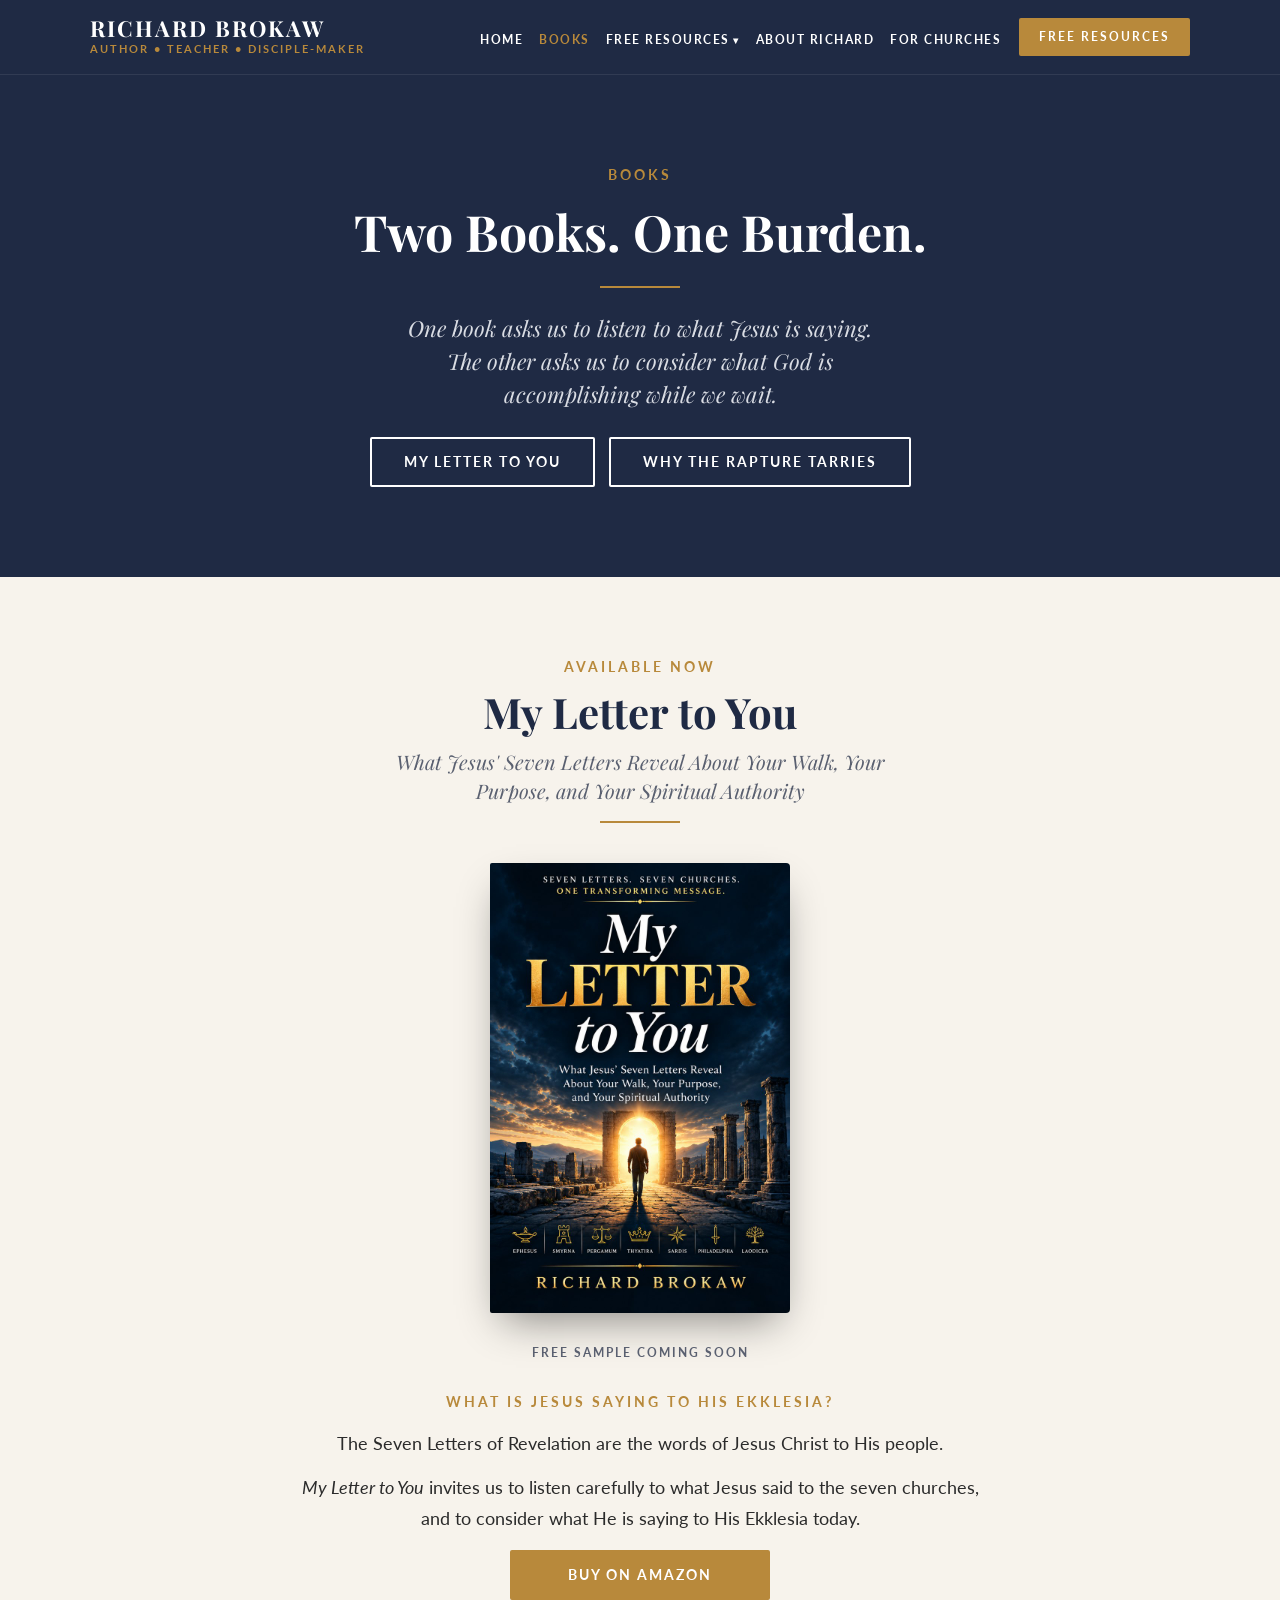
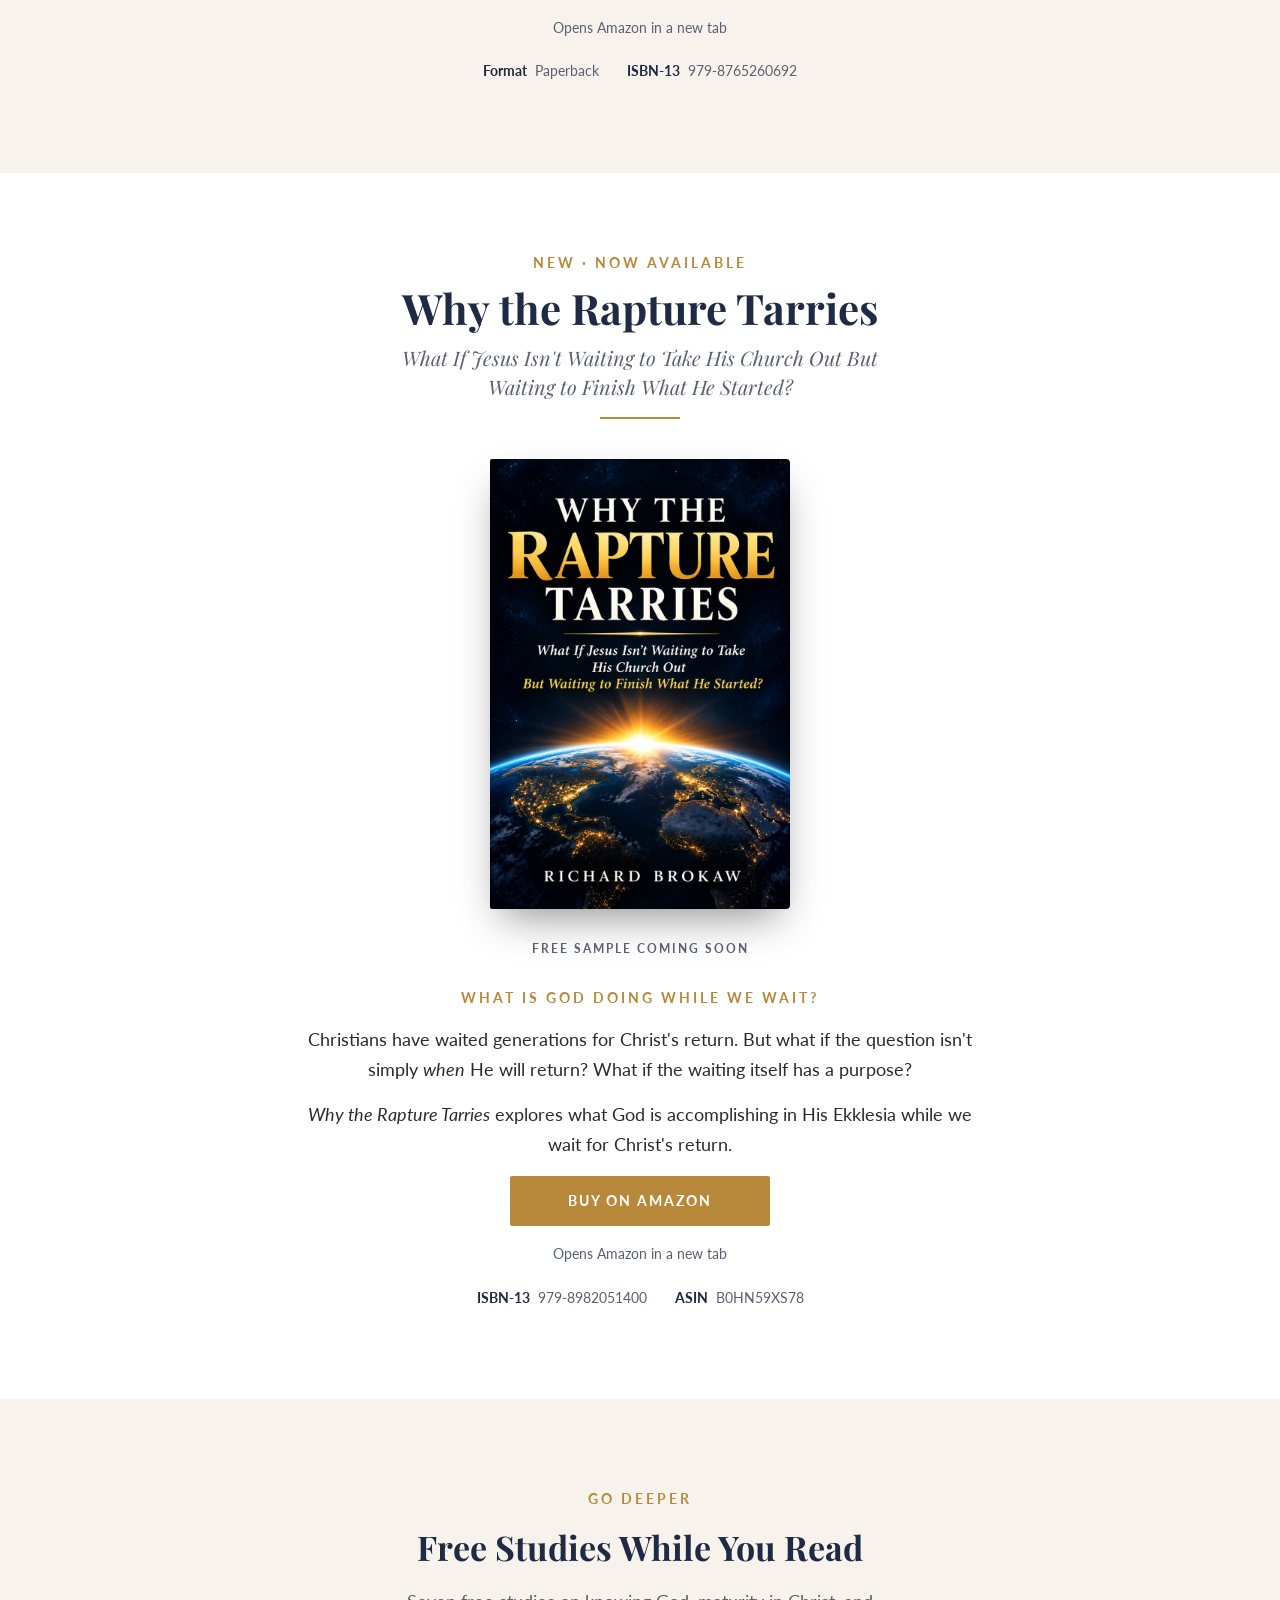
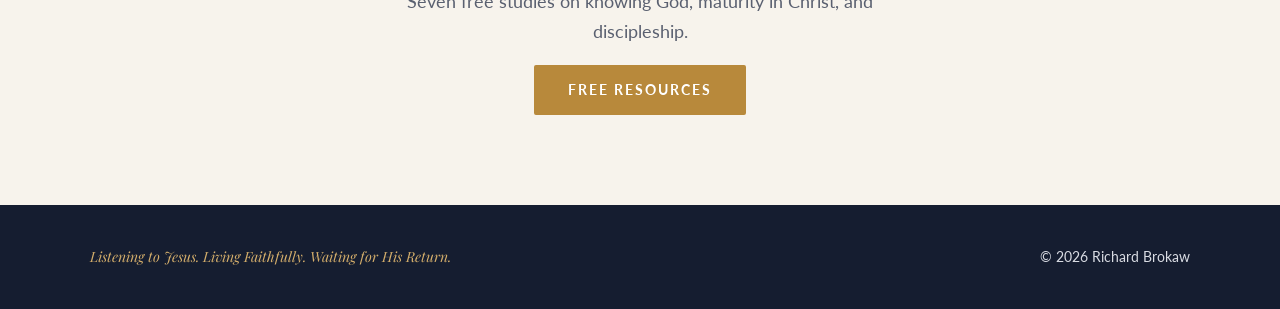
<file: books/index.html>
<!DOCTYPE html>

<html lang="en"><head>
<meta charset="utf-8"/>
<meta content="width=device-width, initial-scale=1, viewport-fit=cover" name="viewport"/>

<title>Books · Richard Brokaw</title><meta content="My Letter to You and Why the Rapture Tarries by Richard Brokaw. Read a free sample and find where to buy." name="description"/>
<link href="https://fonts.googleapis.com/css2?family=Lato:ital,wght@0,400;0,700;1,400&amp;family=Playfair+Display:ital,wght@0,700;1,400&amp;display=swap" rel="stylesheet"/>
<link href="../assets/site.css" rel="stylesheet"/>
<link href="../assets/rb-book.css" rel="stylesheet"/>
<style>:root{padding-top:env(safe-area-inset-top,0px);padding-bottom:env(safe-area-inset-bottom,0px);color-scheme:light} [hidden]{display:none!important} img{max-width:100%}</style>
<link href="../assets/favicon.svg" rel="icon" type="image/svg+xml"/><meta content="#1F2A44" name="theme-color"/></head><body>

<header>
<div class="wrap head">
<a class="brand" href="../"><b>Richard Brokaw</b><span>Author • Teacher • Disciple-Maker</span></a>
<button aria-controls="site-nav" aria-expanded="false" class="menu-toggle" id="menu-toggle">Menu</button>
<nav aria-label="Main" id="site-nav">
<ul>
<li><a href="../">Home</a></li>
<li><a aria-current="page" href="../books/">Books</a></li>
<li class="has-sub"><a href="../free_resources/">Free Resources</a><ul class="sub">
<li><a href="../free_resources/">All Free Resources</a></li>
<li><a href="../free_resources/prayer_for_the_babies/">Prayer for the Babies</a></li></ul></li>
<li><a href="../about-richard/">About Richard</a></li>
<li><a href="../#ministry">For Churches</a></li>
</ul>
<a class="btn" href="../free_resources/">Free Resources</a>
</nav>
</div>
</header>
<main>
<section class="dark bk-hero">
<div class="wrap stack center" style="max-width:860px">
<p class="eyebrow">Books</p>
<h1>Two Books. One Burden.</h1>
<hr class="rule"/>
<blockquote>One book asks us to listen to what Jesus is saying. The other asks us to consider what God is accomplishing while we wait.</blockquote>
<div class="bk-jump">
<a class="btn ghost" href="#my-letter-to-you">My Letter to You</a>
<a class="btn ghost" href="#why-the-rapture-tarries">Why the Rapture Tarries</a>
</div>
</div>
</section>
<section class="bk alt" id="my-letter-to-you">
<div class="wrap">
<div class="bk-head">
<p class="eyebrow">Available Now</p>
<h2>My Letter to You</h2>
<p class="sub">What Jesus' Seven Letters Reveal About Your Walk, Your Purpose, and Your Spiritual Authority</p>
<hr class="rule"/>
</div>
<div class="rb-book" data-cover="../images/my-letter-to-you-cover.jpg" data-cover-alt="My Letter to You by Richard Brokaw, book cover" data-title="My Letter to You">
<div class="rb-src">
<section class="rb-page" data-kind="title"><h4>A Free Sample</h4><h3>My Letter to You</h3><hr/><p class="sub">What Jesus' Seven Letters Reveal About Your Walk, Your Purpose, and Your Spiritual Authority</p><p>Richard Brokaw</p></section>
<section class="rb-page" data-kind=""><h4>Chapter One</h4><h3>Chapter Title</h3><div class="rb-ph">Sample text, page 1.<br/>About 170 words fit on each page.</div></section>
<section class="rb-page" data-kind=""><div class="rb-ph">Sample text, page 2.<br/>About 170 words fit on each page.</div></section>
<section class="rb-page" data-kind=""><div class="rb-ph">Sample text, page 3.<br/>About 170 words fit on each page.</div></section>
<section class="rb-page" data-kind=""><div class="rb-ph">Sample text, page 4.<br/>About 170 words fit on each page.</div></section>
<section class="rb-page" data-kind="end"><h4>End of Sample</h4><h3>Keep Reading</h3><p>Enjoyed the sample? Continue reading the full book.</p><a data-amazon="myLetterToYou" href="https://www.amazon.com/s?k=9798765260692" rel="noopener" target="_blank">Buy on Amazon</a></section>
</div>
</div>
<div class="bk-body">
<p class="eyebrow">What is Jesus saying to His Ekklesia?</p>
<div class="copy"><p>The Seven Letters of Revelation are the words of Jesus Christ to His people.</p><p><em>My Letter to You</em> invites us to listen carefully to what Jesus said to the seven churches, and to consider what He is saying to His Ekklesia today.</p></div>
<a class="btn rb-buy" data-amazon="myLetterToYou" href="https://www.amazon.com/s?k=9798765260692" rel="noopener" target="_blank">Buy on Amazon</a><p class="rb-note">Opens Amazon in a new tab</p>
<dl class="rb-details"><div><dt>Format</dt><dd>Paperback</dd></div><div><dt>ISBN-13</dt><dd>979-8765260692</dd></div></dl>
</div>
</div>
</section>
<section class="bk" id="why-the-rapture-tarries">
<div class="wrap">
<div class="bk-head">
<p class="eyebrow">New · Now Available</p>
<h2>Why the Rapture Tarries</h2>
<p class="sub">What If Jesus Isn't Waiting to Take His Church Out But Waiting to Finish What He Started?</p>
<hr class="rule"/>
</div>
<div class="rb-book" data-cover="../images/why-the-rapture-tarries-cover.jpg" data-cover-alt="Why the Rapture Tarries by Richard Brokaw, book cover" data-title="Why the Rapture Tarries">
<div class="rb-src">
<section class="rb-page" data-kind="title"><h4>A Free Sample</h4><h3>Why the Rapture Tarries</h3><hr/><p class="sub">What If Jesus Isn't Waiting to Take His Church Out But Waiting to Finish What He Started?</p><p>Richard Brokaw</p></section>
<section class="rb-page" data-kind=""><h4>Chapter One</h4><h3>Chapter Title</h3><div class="rb-ph">Sample text, page 1.<br/>About 170 words fit on each page.</div></section>
<section class="rb-page" data-kind=""><div class="rb-ph">Sample text, page 2.<br/>About 170 words fit on each page.</div></section>
<section class="rb-page" data-kind=""><div class="rb-ph">Sample text, page 3.<br/>About 170 words fit on each page.</div></section>
<section class="rb-page" data-kind=""><div class="rb-ph">Sample text, page 4.<br/>About 170 words fit on each page.</div></section>
<section class="rb-page" data-kind="end"><h4>End of Sample</h4><h3>Keep Reading</h3><p>Enjoyed the sample? Continue reading the full book.</p><a href="https://www.amazon.com/dp/B0HN59XS78" target="_blank" rel="noopener" data-amazon="whyTheRaptureTarries">Buy on Amazon</a></section>
</div>
</div>
<div class="bk-body">
<p class="eyebrow">What is God doing while we wait?</p>
<div class="copy"><p>Christians have waited generations for Christ's return. But what if the question isn't simply <em>when</em> He will return? What if the waiting itself has a purpose?</p><p><em>Why the Rapture Tarries</em> explores what God is accomplishing in His Ekklesia while we wait for Christ's return.</p></div>
<a class="btn rb-buy" href="https://www.amazon.com/dp/B0HN59XS78" target="_blank" rel="noopener" data-amazon="whyTheRaptureTarries">Buy on Amazon</a><p class="rb-note">Opens Amazon in a new tab</p>
<dl class="rb-details"><div><dt>ISBN-13</dt><dd>979-8982051400</dd></div><div><dt>ASIN</dt><dd>B0HN59XS78</dd></div></dl>
</div>
</div>
</section>
<section class="bk-close alt" style="background:var(--cream)">
<div class="wrap stack center">
<p class="eyebrow">Go Deeper</p>
<h2>Free Studies While You Read</h2>
<p style="max-width:56ch;color:var(--muted)">Seven free studies on knowing God, maturity in Christ, and discipleship.</p>
<a class="btn" href="../free_resources/">Free Resources</a>
</div>
</section>
</main>
<footer><div class="wrap"><span><em>Listening to Jesus. Living Faithfully. Waiting for His Return.</em></span><span>© 2026 Richard Brokaw</span></div></footer>


<script src="../assets/config.js"></script><script src="../assets/site.js"></script><script src="../assets/rb-book.js"></script></body></html>
</file>
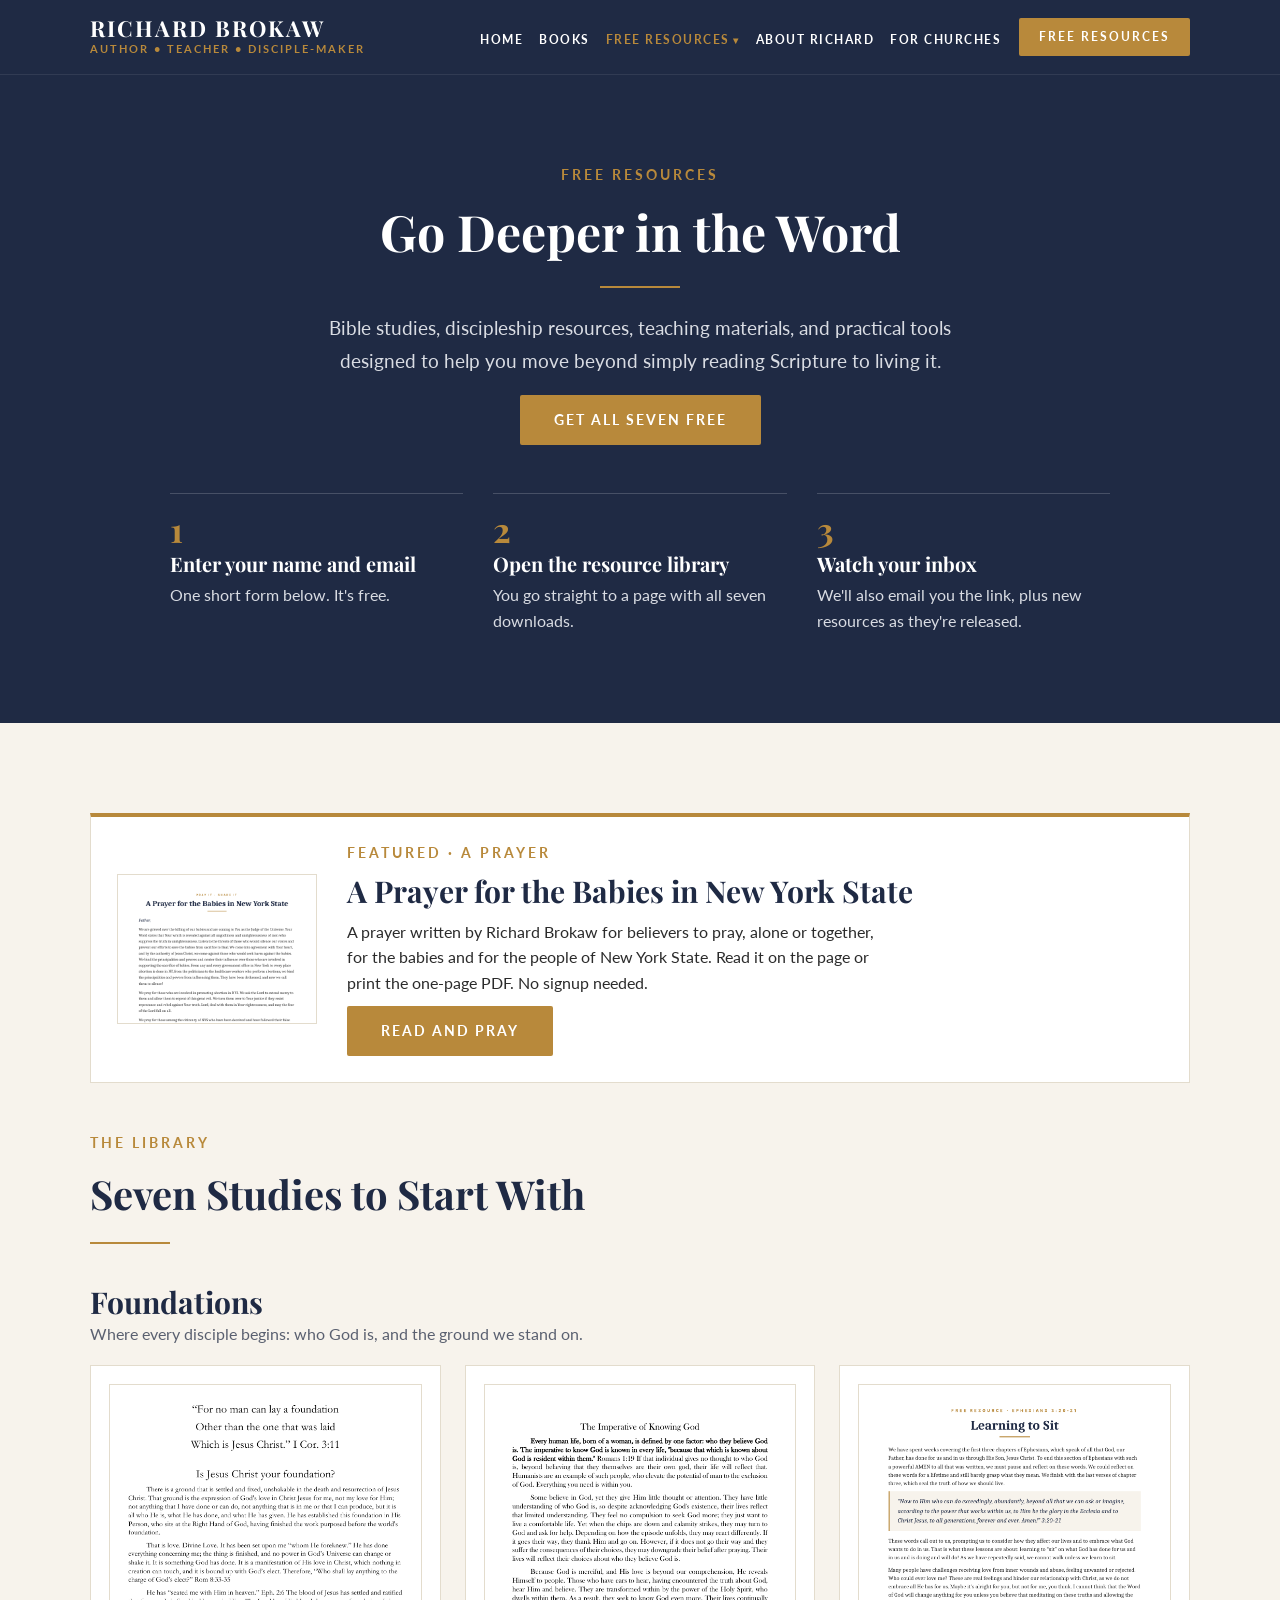
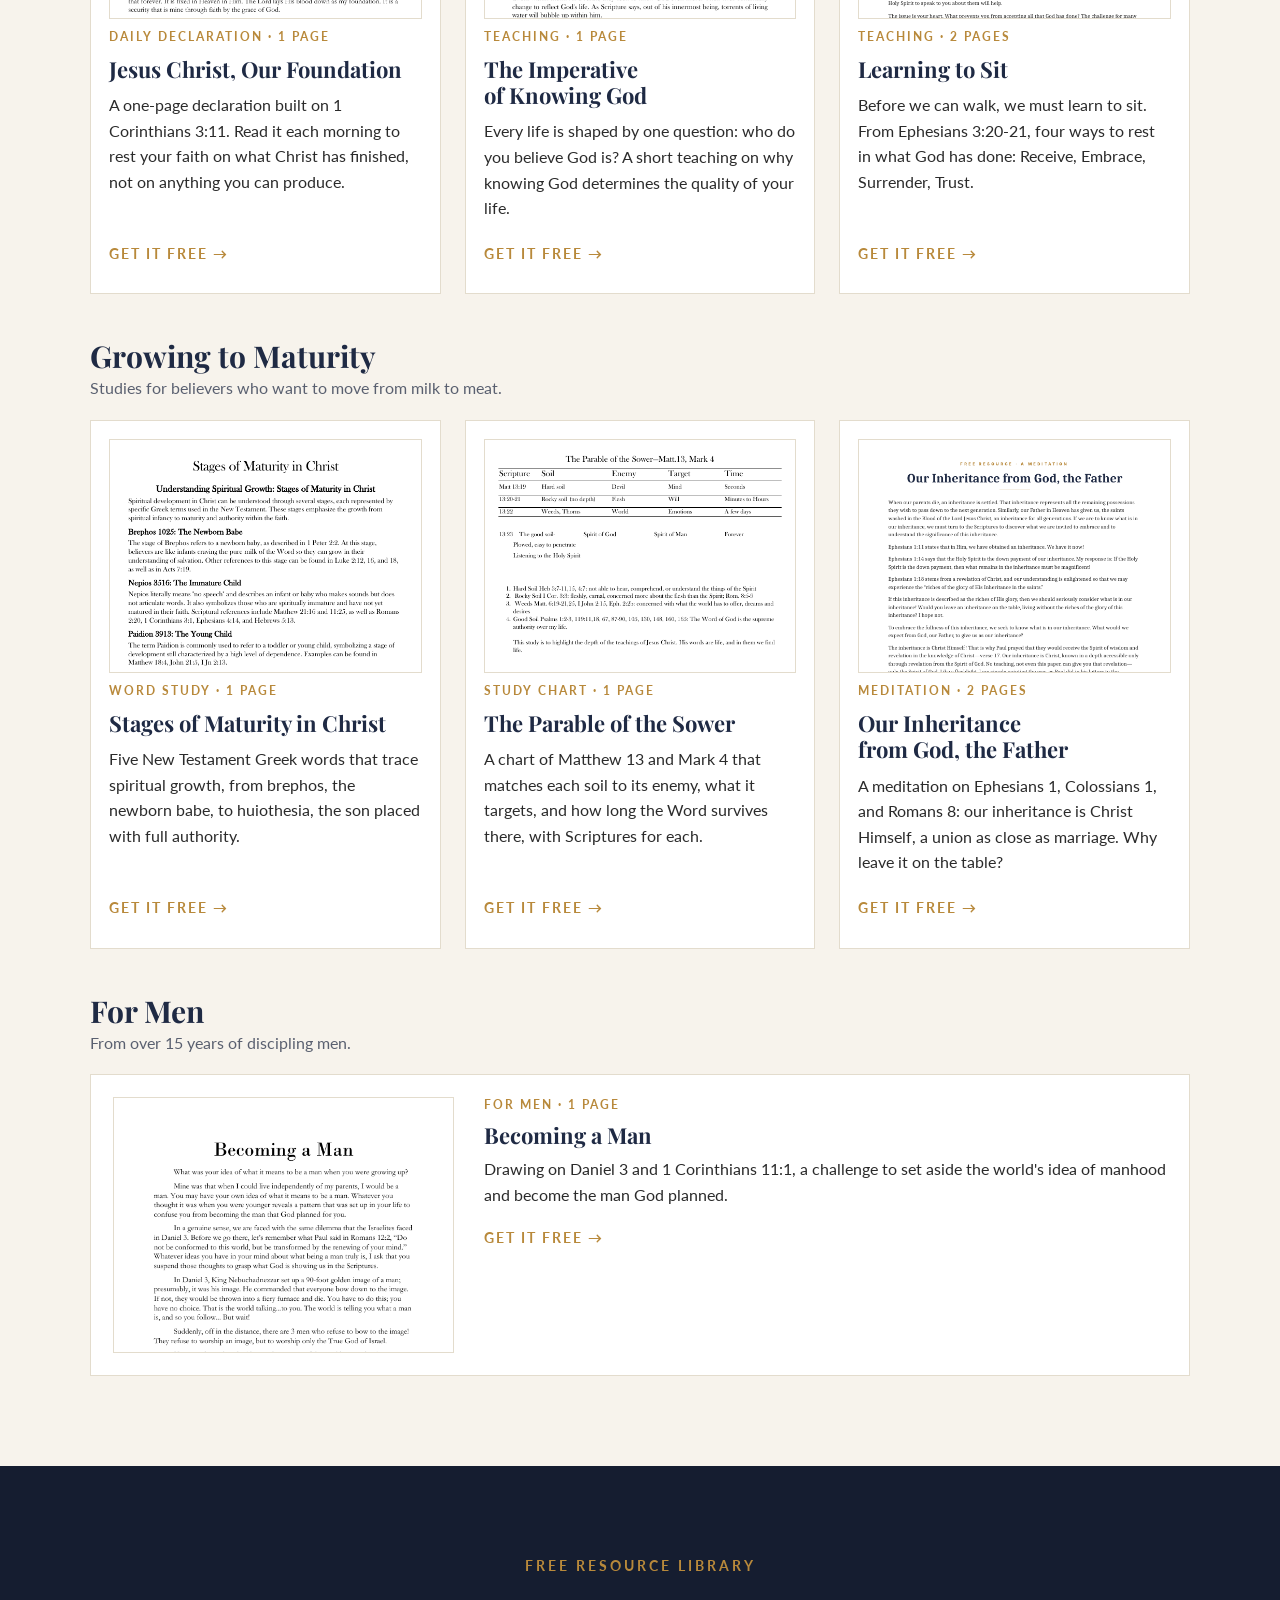
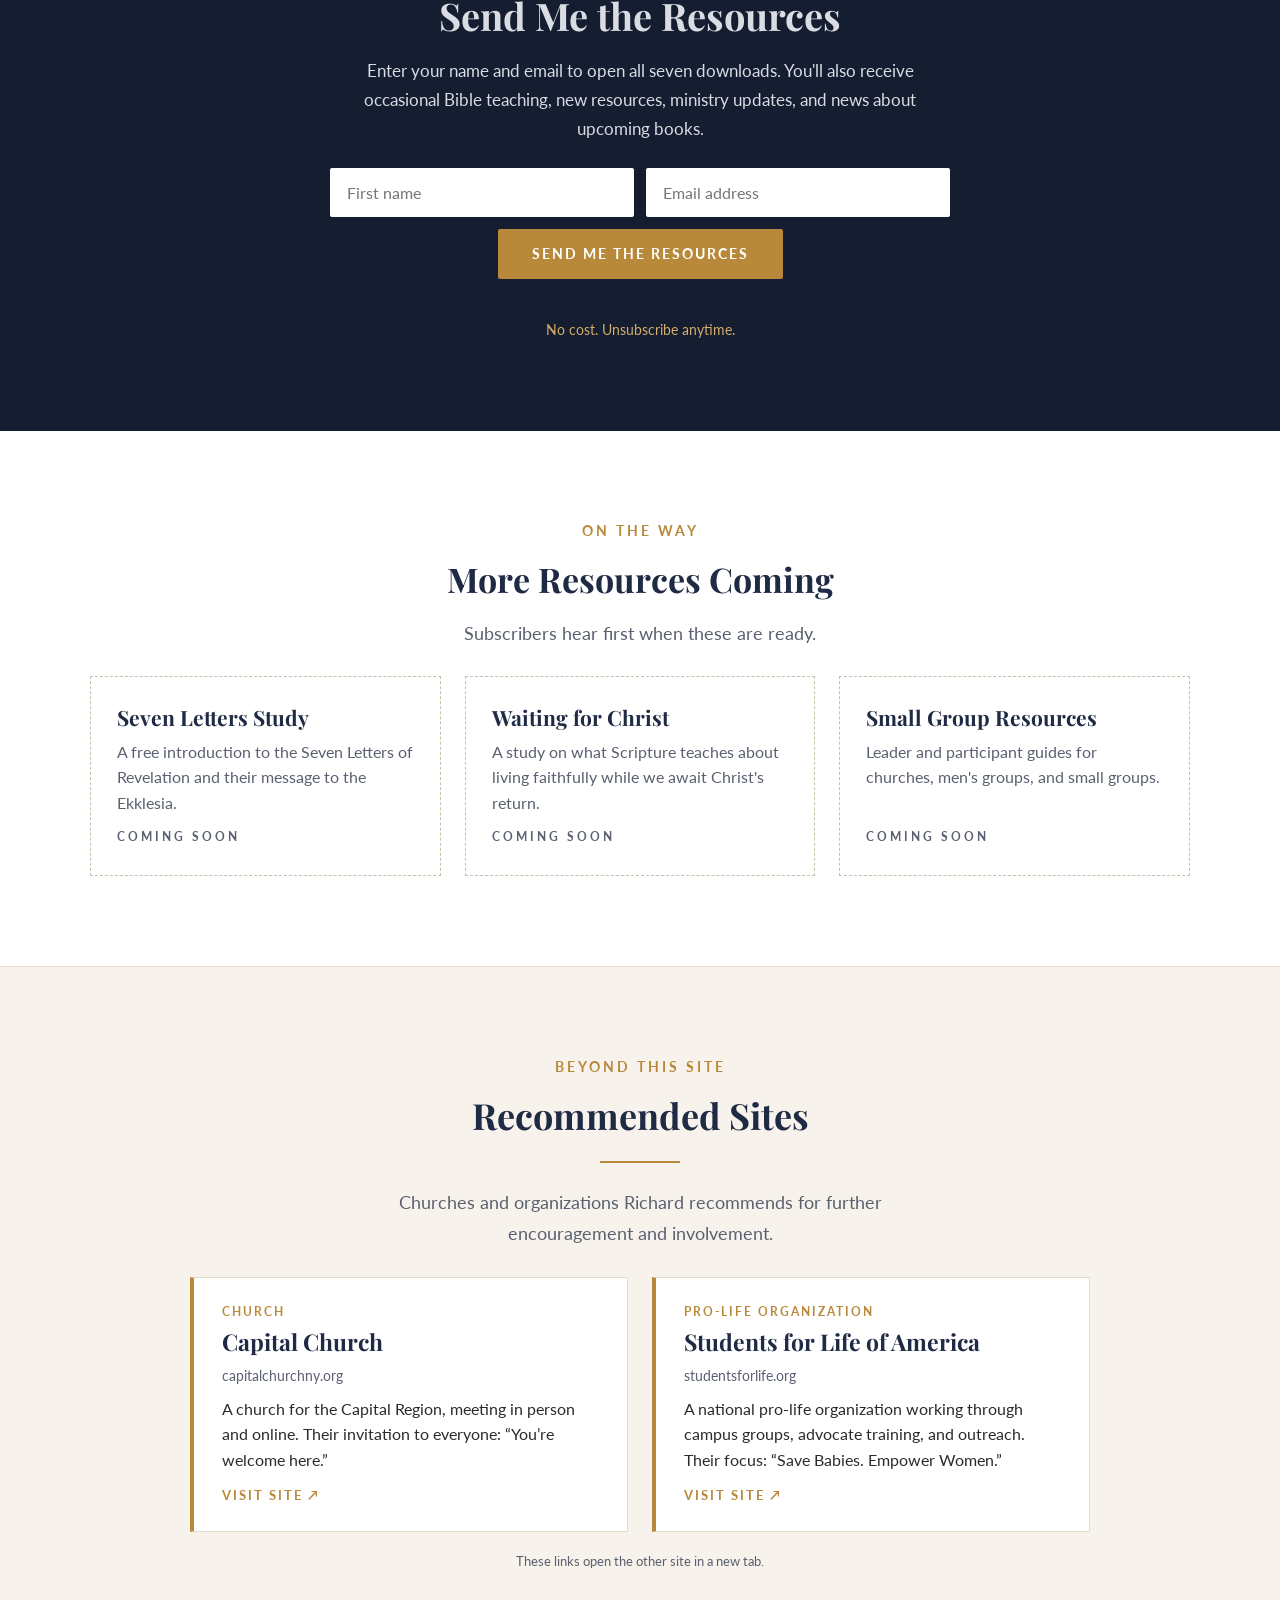
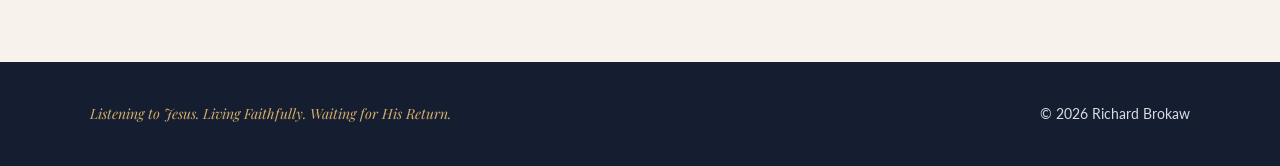
<file: free_resources/index.html>
<!DOCTYPE html>

<html lang="en"><head>
<meta charset="utf-8"/>
<meta content="width=device-width, initial-scale=1, viewport-fit=cover" name="viewport"/>
<title>Free Resources · Richard Brokaw</title><meta content="Free Bible studies, discipleship resources, and prayers from Richard Brokaw." name="description"/>
<link href="https://fonts.googleapis.com/css2?family=Lato:ital,wght@0,400;0,700;1,400&amp;family=Playfair+Display:ital,wght@0,700;1,400&amp;display=swap" rel="stylesheet"/>
<link href="../assets/site.css" rel="stylesheet"/>
<style>:root{padding-top:env(safe-area-inset-top,0px);padding-bottom:env(safe-area-inset-bottom,0px);color-scheme:light} [hidden]{display:none!important} img{max-width:100%}</style>
<link href="../assets/favicon.svg" rel="icon" type="image/svg+xml"/><meta content="#1F2A44" name="theme-color"/></head><body>
<header>
<div class="wrap head">
<a class="brand" href="../"><b>Richard Brokaw</b><span>Author • Teacher • Disciple-Maker</span></a>
<button aria-controls="site-nav" aria-expanded="false" class="menu-toggle" id="menu-toggle">Menu</button>
<nav aria-label="Main" id="site-nav">
<ul>
<li><a href="../">Home</a></li>
<li><a href="../books/">Books</a></li>
<li class="has-sub"><a aria-current="page" href="../free_resources/">Free Resources</a><ul class="sub">
<li><a href="../free_resources/">All Free Resources</a></li>
<li><a href="../free_resources/prayer_for_the_babies/">Prayer for the Babies</a></li></ul></li>
<li><a href="../about-richard/">About Richard</a></li>
<li><a href="../#ministry">For Churches</a></li>
</ul>
<a class="btn" href="../free_resources/">Free Resources</a>
</nav>
</div>
</header>
<main>
<section class="dark fr-hero">
<div class="wrap stack center" style="max-width:980px">
<p class="eyebrow">Free Resources</p>
<h1>Go Deeper in the Word</h1>
<hr class="rule"/>
<p class="lead">Bible studies, discipleship resources, teaching materials, and practical tools designed to help you move beyond simply reading Scripture to living it.</p>
<div><a class="btn" href="#unlock">Get All Seven Free</a></div>
<div class="steps">
<div class="step"><b>1</b><h3>Enter your name and email</h3><p>One short form below. It's free.</p></div>
<div class="step"><b>2</b><h3>Open the resource library</h3><p>You go straight to a page with all seven downloads.</p></div>
<div class="step"><b>3</b><h3>Watch your inbox</h3><p>We'll also email you the link, plus new resources as they're released.</p></div>
</div>
</div>
</section>
<section class="lib" id="library">
<div class="wrap">
<a id="prayer-feature"></a>
<div class="feat-prayer">
<div class="thumb"><img alt="First page of A Prayer for the Babies in New York State" src="../thumbs/prayer-for-the-babies-in-nys.png"/></div>
<div class="txt">
<p class="eyebrow">Featured · A Prayer</p>
<h2>A Prayer for the Babies in New York State</h2>
<p class="d">A prayer written by Richard Brokaw for believers to pray, alone or together, for the babies and for the people of New York State. Read it on the page or print the one-page PDF. No signup needed.</p>
<a class="btn" href="../free_resources/prayer_for_the_babies/">Read and Pray</a>
</div>
</div>
<div class="lib-head stack" style="margin-bottom:34px">
<p class="eyebrow">The Library</p>
<h2>Seven Studies to Start With</h2>
<hr class="rule"/>
</div>
<div class="group">
<div class="group-head"><h2>Foundations</h2><p>Where every disciple begins: who God is, and the ground we stand on.</p></div>
<div class="rgrid" style="--n:3"><article class="res-card">
<div class="thumb"><img alt="First page of Jesus Christ, Our Foundation" loading="lazy" src="../thumbs/jesus-christ-our-foundation.png"/></div>
<p class="eyebrow">Daily Declaration · 1 page</p>
<h3>Jesus Christ, Our Foundation</h3>
<p class="desc">A one-page declaration built on 1 Corinthians 3:11. Read it each morning to rest your faith on what Christ has finished, not on anything you can produce.</p>
<div class="foot"><a class="textlink" href="#unlock">Get It Free →</a></div>
</article><article class="res-card">
<div class="thumb"><img alt="First page of The Imperative of Knowing God" loading="lazy" src="../thumbs/the-imperative-of-knowing-god.png"/></div>
<p class="eyebrow">Teaching · 1 page</p>
<h3>The Imperative of Knowing God</h3>
<p class="desc">Every life is shaped by one question: who do you believe God is? A short teaching on why knowing God determines the quality of your life.</p>
<div class="foot"><a class="textlink" href="#unlock">Get It Free →</a></div>
</article><article class="res-card">
<div class="thumb"><img alt="First page of Learning to Sit" loading="lazy" src="../thumbs/learning-to-sit.png"/></div>
<p class="eyebrow">Teaching · 2 pages</p>
<h3>Learning to Sit</h3>
<p class="desc">Before we can walk, we must learn to sit. From Ephesians 3:20-21, four ways to rest in what God has done: Receive, Embrace, Surrender, Trust.</p>
<div class="foot"><a class="textlink" href="#unlock">Get It Free →</a></div>
</article></div>
</div><div class="group">
<div class="group-head"><h2>Growing to Maturity</h2><p>Studies for believers who want to move from milk to meat.</p></div>
<div class="rgrid" style="--n:3"><article class="res-card">
<div class="thumb"><img alt="First page of Stages of Maturity in Christ" loading="lazy" src="../thumbs/stages-of-maturity-in-christ.png"/></div>
<p class="eyebrow">Word Study · 1 page</p>
<h3>Stages of Maturity in Christ</h3>
<p class="desc">Five New Testament Greek words that trace spiritual growth, from brephos, the newborn babe, to huiothesia, the son placed with full authority.</p>
<div class="foot"><a class="textlink" href="#unlock">Get It Free →</a></div>
</article><article class="res-card">
<div class="thumb"><img alt="First page of The Parable of the Sower" loading="lazy" src="../thumbs/the-parable-of-the-sower.png"/></div>
<p class="eyebrow">Study Chart · 1 page</p>
<h3>The Parable of the Sower</h3>
<p class="desc">A chart of Matthew 13 and Mark 4 that matches each soil to its enemy, what it targets, and how long the Word survives there, with Scriptures for each.</p>
<div class="foot"><a class="textlink" href="#unlock">Get It Free →</a></div>
</article><article class="res-card">
<div class="thumb"><img alt="First page of Our Inheritance from God, the Father" loading="lazy" src="../thumbs/our-inheritance-from-god.png"/></div>
<p class="eyebrow">Meditation · 2 pages</p>
<h3>Our Inheritance from God, the Father</h3>
<p class="desc">A meditation on Ephesians 1, Colossians 1, and Romans 8: our inheritance is Christ Himself, a union as close as marriage. Why leave it on the table?</p>
<div class="foot"><a class="textlink" href="#unlock">Get It Free →</a></div>
</article></div>
</div><div class="group wide">
<div class="group-head"><h2>For Men</h2><p>From over 15 years of discipling men.</p></div>
<div class="rgrid" style="--n:1"><article class="res-card">
<div class="thumb"><img alt="First page of Becoming a Man" loading="lazy" src="../thumbs/becoming-a-man.png"/></div>
<p class="eyebrow">For Men · 1 page</p>
<h3>Becoming a Man</h3>
<p class="desc">Drawing on Daniel 3 and 1 Corinthians 11:1, a challenge to set aside the world's idea of manhood and become the man God planned.</p>
<div class="foot"><a class="textlink" href="#unlock">Get It Free →</a></div>
</article></div>
</div>
</div>
</section>
<section class="unlock" id="unlock">
<div class="wrap center stack" style="max-width:760px">
<p class="eyebrow">Free Resource Library</p>
<h2>Send Me the Resources</h2>
<p class="lead">Enter your name and email to open all seven downloads. You'll also receive occasional Bible teaching, new resources, ministry updates, and news about upcoming books.</p>
<div class="rb-signup" data-form="library" data-next="../resource-library/"><form class="signup" id="signup" novalidate="">
<label for="fname">First name</label>
<input autocomplete="given-name" id="fname" name="fname" placeholder="First name" type="text"/>
<label for="email">Email</label>
<input autocomplete="email" id="email" name="email" placeholder="Email address" type="email"/>
<button class="btn" type="submit">Send Me the Resources</button>
</form><p aria-live="polite" class="formnote" id="formnote"></p></div>
<p class="fine">No cost. Unsubscribe anytime.</p>
</div>
</section>
<section class="coming">
<div class="wrap center stack">
<p class="eyebrow">On the Way</p>
<h2>More Resources Coming</h2>
<p class="sub">Subscribers hear first when these are ready.</p>
<div class="cgrid">
<div class="ccard"><h3>Seven Letters Study</h3><p>A free introduction to the Seven Letters of Revelation and their message to the Ekklesia.</p><p class="eyebrow">Coming Soon</p></div><div class="ccard"><h3>Waiting for Christ</h3><p>A study on what Scripture teaches about living faithfully while we await Christ's return.</p><p class="eyebrow">Coming Soon</p></div><div class="ccard"><h3>Small Group Resources</h3><p>Leader and participant guides for churches, men's groups, and small groups.</p><p class="eyebrow">Coming Soon</p></div>
</div>
</div>
</section>
<section class="ext" id="recommended-sites">
<div class="wrap center stack">
<p class="eyebrow">Beyond This Site</p>
<h2>Recommended Sites</h2>
<hr class="rule"/>
<p class="sub">Churches and organizations Richard recommends for further encouragement and involvement.</p>
<div class="xgrid"><a class="xcard" href="https://capitalchurchny.org/" rel="noopener" target="_blank"><p class="eyebrow">Church</p><h3>Capital Church</h3><span class="dom">capitalchurchny.org</span><p class="d">A church for the Capital Region, meeting in person and online. Their invitation to everyone: “You’re welcome here.”</p><span class="go">Visit Site ↗</span></a><a class="xcard" href="https://studentsforlife.org/" rel="noopener" target="_blank"><p class="eyebrow">Pro-Life Organization</p><h3>Students for Life of America</h3><span class="dom">studentsforlife.org</span><p class="d">A national pro-life organization working through campus groups, advocate training, and outreach. Their focus: “Save Babies. Empower Women.”</p><span class="go">Visit Site ↗</span></a></div>
<p class="fine2">These links open the other site in a new tab.</p>
</div>
</section>
</main>
<footer><div class="wrap"><span><em>Listening to Jesus. Living Faithfully. Waiting for His Return.</em></span><span>© 2026 Richard Brokaw</span></div></footer>
<script src="../assets/config.js"></script><script src="../assets/site.js"></script></body></html>
</file>
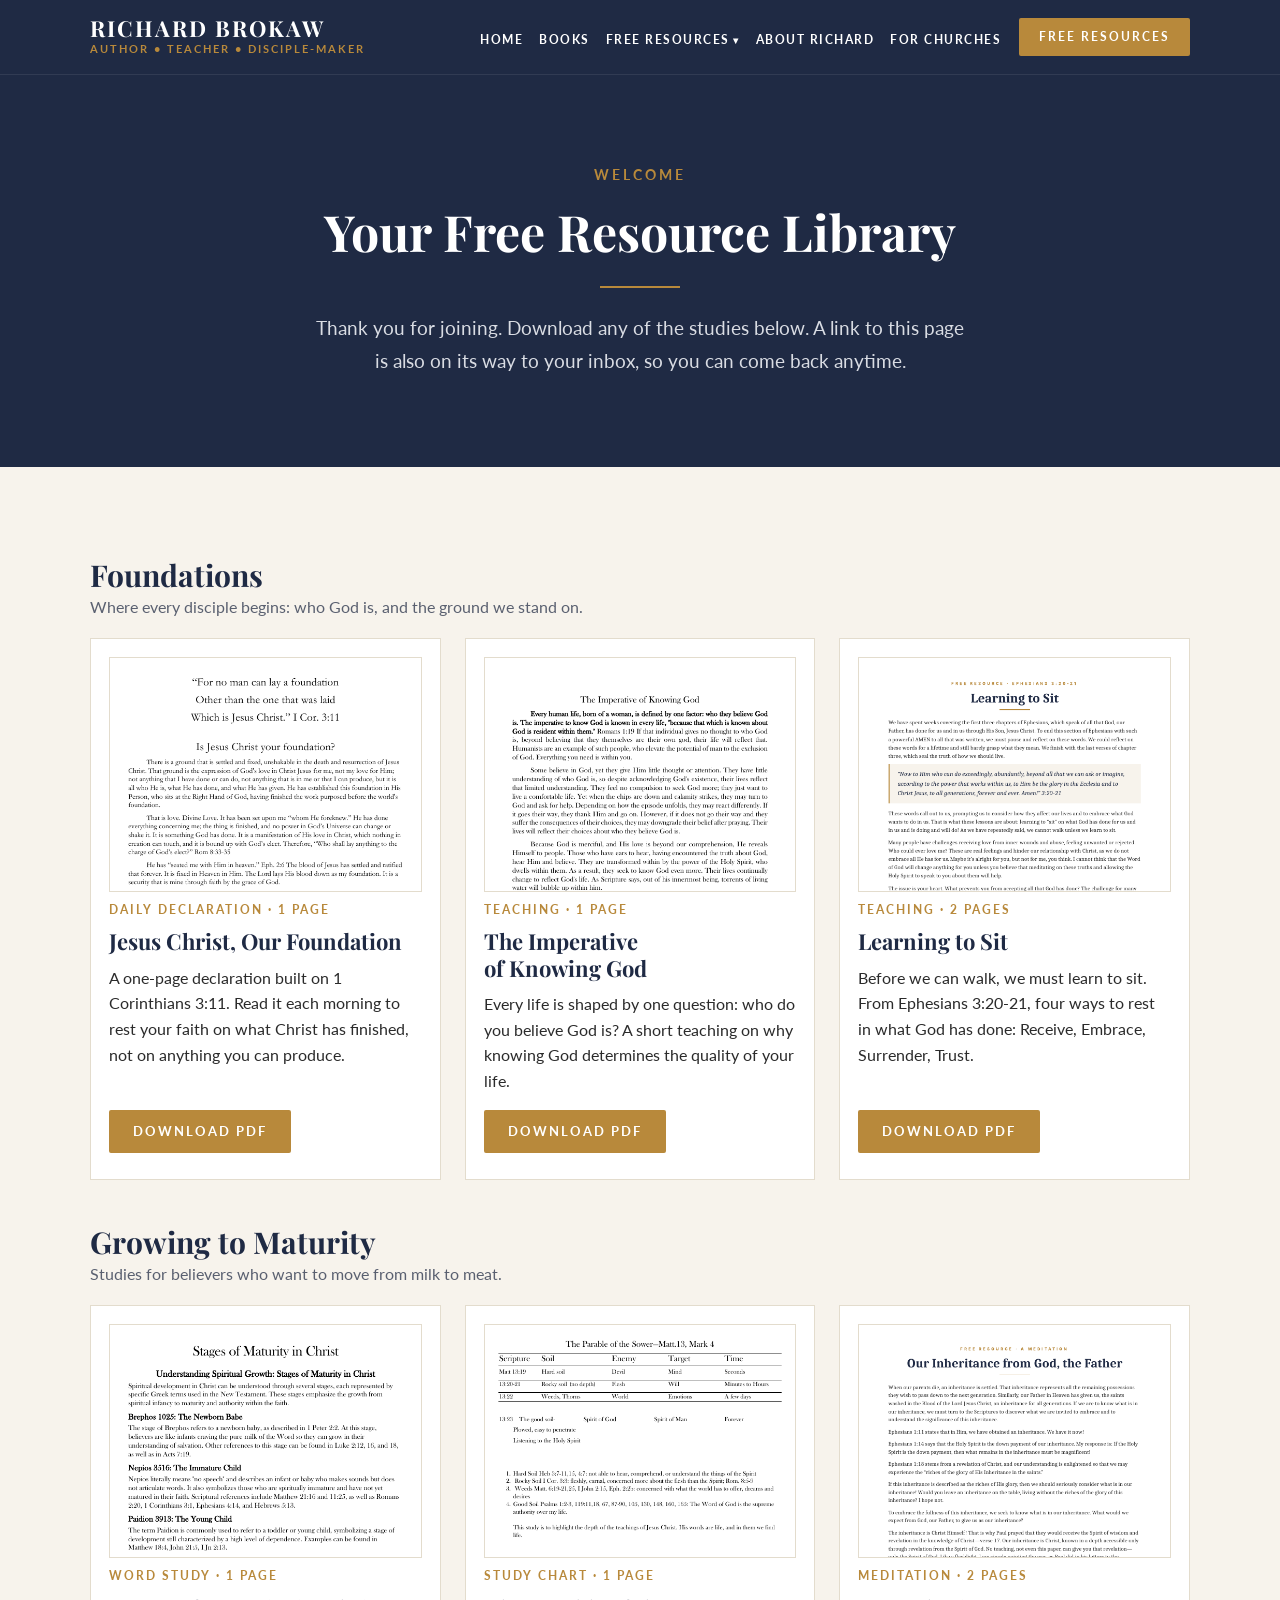
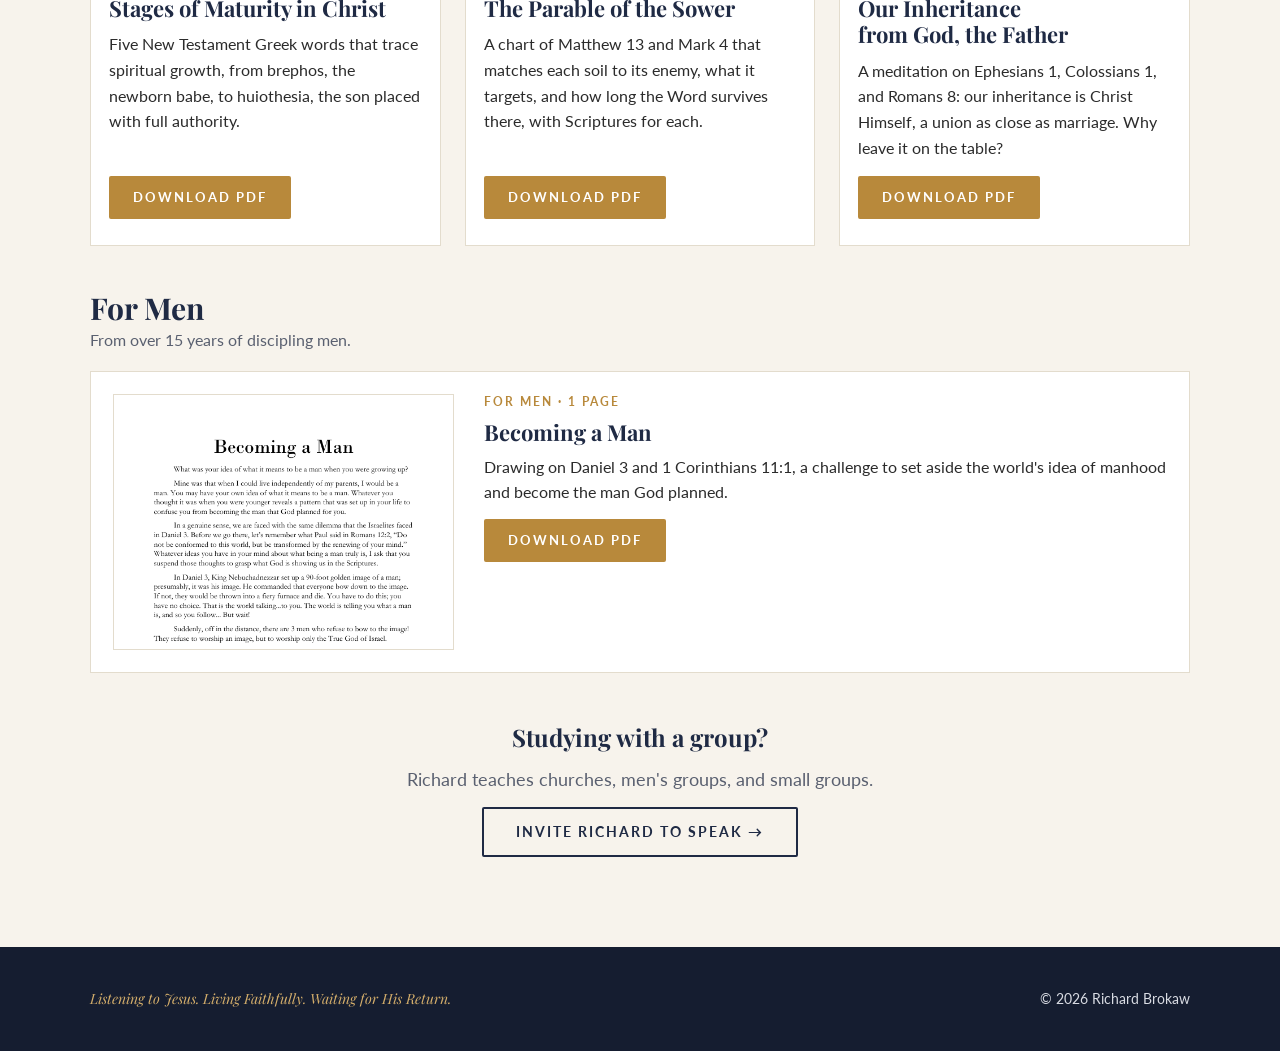
<file: resource-library/index.html>
<!DOCTYPE html>

<html lang="en"><head>
<meta charset="utf-8"/>
<meta content="width=device-width, initial-scale=1, viewport-fit=cover" name="viewport"/>
<title>Resource Library · Richard Brokaw</title><meta content="Your free resource library." name="description"/>
<link href="https://fonts.googleapis.com/css2?family=Lato:ital,wght@0,400;0,700;1,400&amp;family=Playfair+Display:ital,wght@0,700;1,400&amp;display=swap" rel="stylesheet"/>
<link href="../assets/site.css" rel="stylesheet"/>
<style>:root{padding-top:env(safe-area-inset-top,0px);padding-bottom:env(safe-area-inset-bottom,0px);color-scheme:light} [hidden]{display:none!important} img{max-width:100%}</style>
<link href="../assets/favicon.svg" rel="icon" type="image/svg+xml"/><meta content="#1F2A44" name="theme-color"/><meta content="noindex" name="robots"/></head><body>
<header>
<div class="wrap head">
<a class="brand" href="../"><b>Richard Brokaw</b><span>Author • Teacher • Disciple-Maker</span></a>
<button aria-controls="site-nav" aria-expanded="false" class="menu-toggle" id="menu-toggle">Menu</button>
<nav aria-label="Main" id="site-nav">
<ul>
<li><a href="../">Home</a></li>
<li><a href="../books/">Books</a></li>
<li class="has-sub"><a href="../free_resources/">Free Resources</a><ul class="sub">
<li><a href="../free_resources/">All Free Resources</a></li>
<li><a href="../free_resources/prayer_for_the_babies/">Prayer for the Babies</a></li></ul></li>
<li><a href="../about-richard/">About Richard</a></li>
<li><a href="../#ministry">For Churches</a></li>
</ul>
<a class="btn" href="../free_resources/">Free Resources</a>
</nav>
</div>
</header>
<main>
<section class="dark fr-hero">
<div class="wrap stack center" style="max-width:820px">
<p class="eyebrow">Welcome</p>
<h1>Your Free Resource Library</h1>
<hr class="rule"/>
<p class="lead">Thank you for joining. Download any of the studies below. A link to this page is also on its way to your inbox, so you can come back anytime.</p>
</div>
</section>
<section class="lib">
<div class="wrap">
<div class="group">
<div class="group-head"><h2>Foundations</h2><p>Where every disciple begins: who God is, and the ground we stand on.</p></div>
<div class="rgrid" style="--n:3"><article class="res-card">
<div class="thumb"><img alt="First page of Jesus Christ, Our Foundation" loading="lazy" src="../thumbs/jesus-christ-our-foundation.png"/></div>
<p class="eyebrow">Daily Declaration · 1 page</p>
<h3>Jesus Christ, Our Foundation</h3>
<p class="desc">A one-page declaration built on 1 Corinthians 3:11. Read it each morning to rest your faith on what Christ has finished, not on anything you can produce.</p>
<div class="foot"><a class="btn" download="" href="../pdfs/jesus-christ-our-foundation.pdf">Download PDF</a></div>
</article><article class="res-card">
<div class="thumb"><img alt="First page of The Imperative of Knowing God" loading="lazy" src="../thumbs/the-imperative-of-knowing-god.png"/></div>
<p class="eyebrow">Teaching · 1 page</p>
<h3>The Imperative of Knowing God</h3>
<p class="desc">Every life is shaped by one question: who do you believe God is? A short teaching on why knowing God determines the quality of your life.</p>
<div class="foot"><a class="btn" download="" href="../pdfs/the-imperative-of-knowing-god.pdf">Download PDF</a></div>
</article><article class="res-card">
<div class="thumb"><img alt="First page of Learning to Sit" loading="lazy" src="../thumbs/learning-to-sit.png"/></div>
<p class="eyebrow">Teaching · 2 pages</p>
<h3>Learning to Sit</h3>
<p class="desc">Before we can walk, we must learn to sit. From Ephesians 3:20-21, four ways to rest in what God has done: Receive, Embrace, Surrender, Trust.</p>
<div class="foot"><a class="btn" download="" href="../pdfs/learning-to-sit.pdf">Download PDF</a></div>
</article></div>
</div><div class="group">
<div class="group-head"><h2>Growing to Maturity</h2><p>Studies for believers who want to move from milk to meat.</p></div>
<div class="rgrid" style="--n:3"><article class="res-card">
<div class="thumb"><img alt="First page of Stages of Maturity in Christ" loading="lazy" src="../thumbs/stages-of-maturity-in-christ.png"/></div>
<p class="eyebrow">Word Study · 1 page</p>
<h3>Stages of Maturity in Christ</h3>
<p class="desc">Five New Testament Greek words that trace spiritual growth, from brephos, the newborn babe, to huiothesia, the son placed with full authority.</p>
<div class="foot"><a class="btn" download="" href="../pdfs/stages-of-maturity-in-christ.pdf">Download PDF</a></div>
</article><article class="res-card">
<div class="thumb"><img alt="First page of The Parable of the Sower" loading="lazy" src="../thumbs/the-parable-of-the-sower.png"/></div>
<p class="eyebrow">Study Chart · 1 page</p>
<h3>The Parable of the Sower</h3>
<p class="desc">A chart of Matthew 13 and Mark 4 that matches each soil to its enemy, what it targets, and how long the Word survives there, with Scriptures for each.</p>
<div class="foot"><a class="btn" download="" href="../pdfs/the-parable-of-the-sower.pdf">Download PDF</a></div>
</article><article class="res-card">
<div class="thumb"><img alt="First page of Our Inheritance from God, the Father" loading="lazy" src="../thumbs/our-inheritance-from-god.png"/></div>
<p class="eyebrow">Meditation · 2 pages</p>
<h3>Our Inheritance from God, the Father</h3>
<p class="desc">A meditation on Ephesians 1, Colossians 1, and Romans 8: our inheritance is Christ Himself, a union as close as marriage. Why leave it on the table?</p>
<div class="foot"><a class="btn" download="" href="../pdfs/our-inheritance-from-god.pdf">Download PDF</a></div>
</article></div>
</div><div class="group wide">
<div class="group-head"><h2>For Men</h2><p>From over 15 years of discipling men.</p></div>
<div class="rgrid" style="--n:1"><article class="res-card">
<div class="thumb"><img alt="First page of Becoming a Man" loading="lazy" src="../thumbs/becoming-a-man.png"/></div>
<p class="eyebrow">For Men · 1 page</p>
<h3>Becoming a Man</h3>
<p class="desc">Drawing on Daniel 3 and 1 Corinthians 11:1, a challenge to set aside the world's idea of manhood and become the man God planned.</p>
<div class="foot"><a class="btn" download="" href="../pdfs/becoming-a-man.pdf">Download PDF</a></div>
</article></div>
</div>
<div class="group-cta">
<h3>Studying with a group?</h3>
<p>Richard teaches churches, men's groups, and small groups.</p>
<a class="btn ghost" href="../#ministry">Invite Richard to Speak →</a>
</div>
</div>
</section>
</main>
<footer><div class="wrap"><span><em>Listening to Jesus. Living Faithfully. Waiting for His Return.</em></span><span>© 2026 Richard Brokaw</span></div></footer>
<script src="../assets/config.js"></script><script src="../assets/site.js"></script></body></html>
</file>
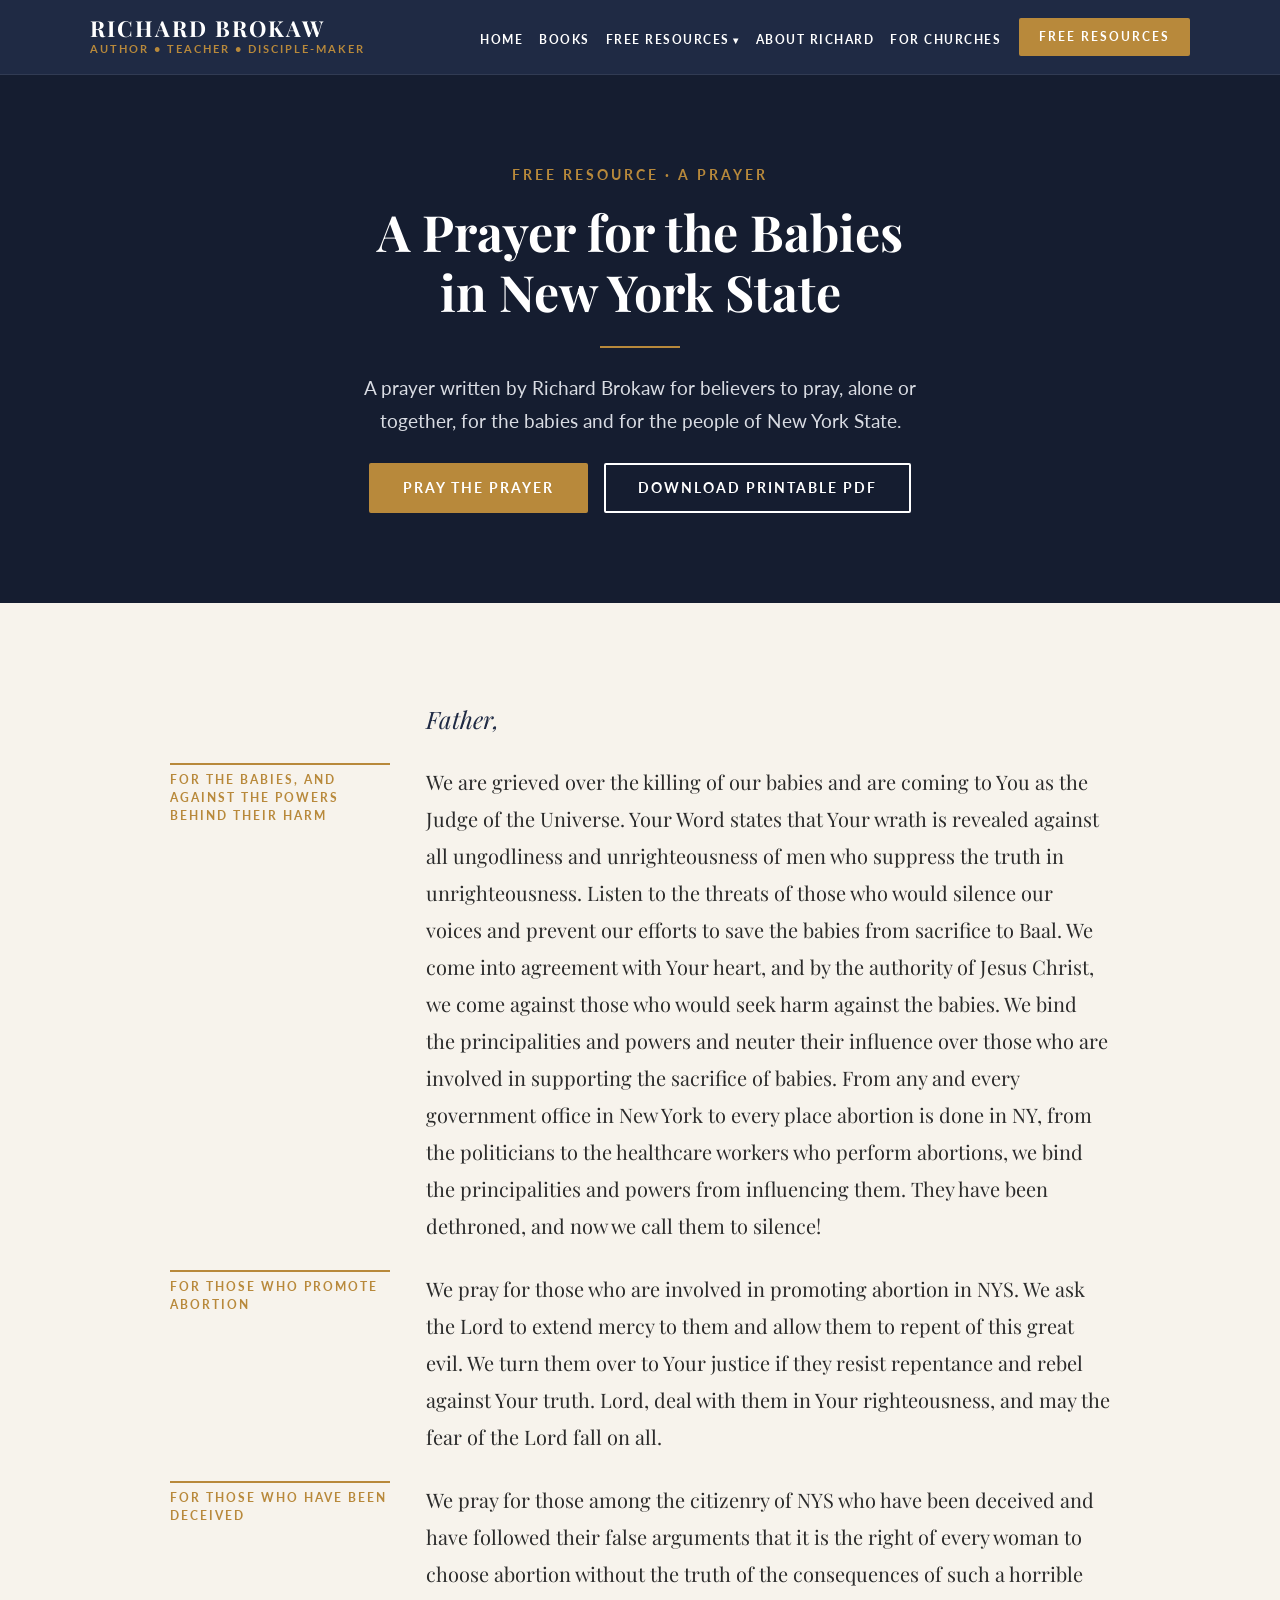
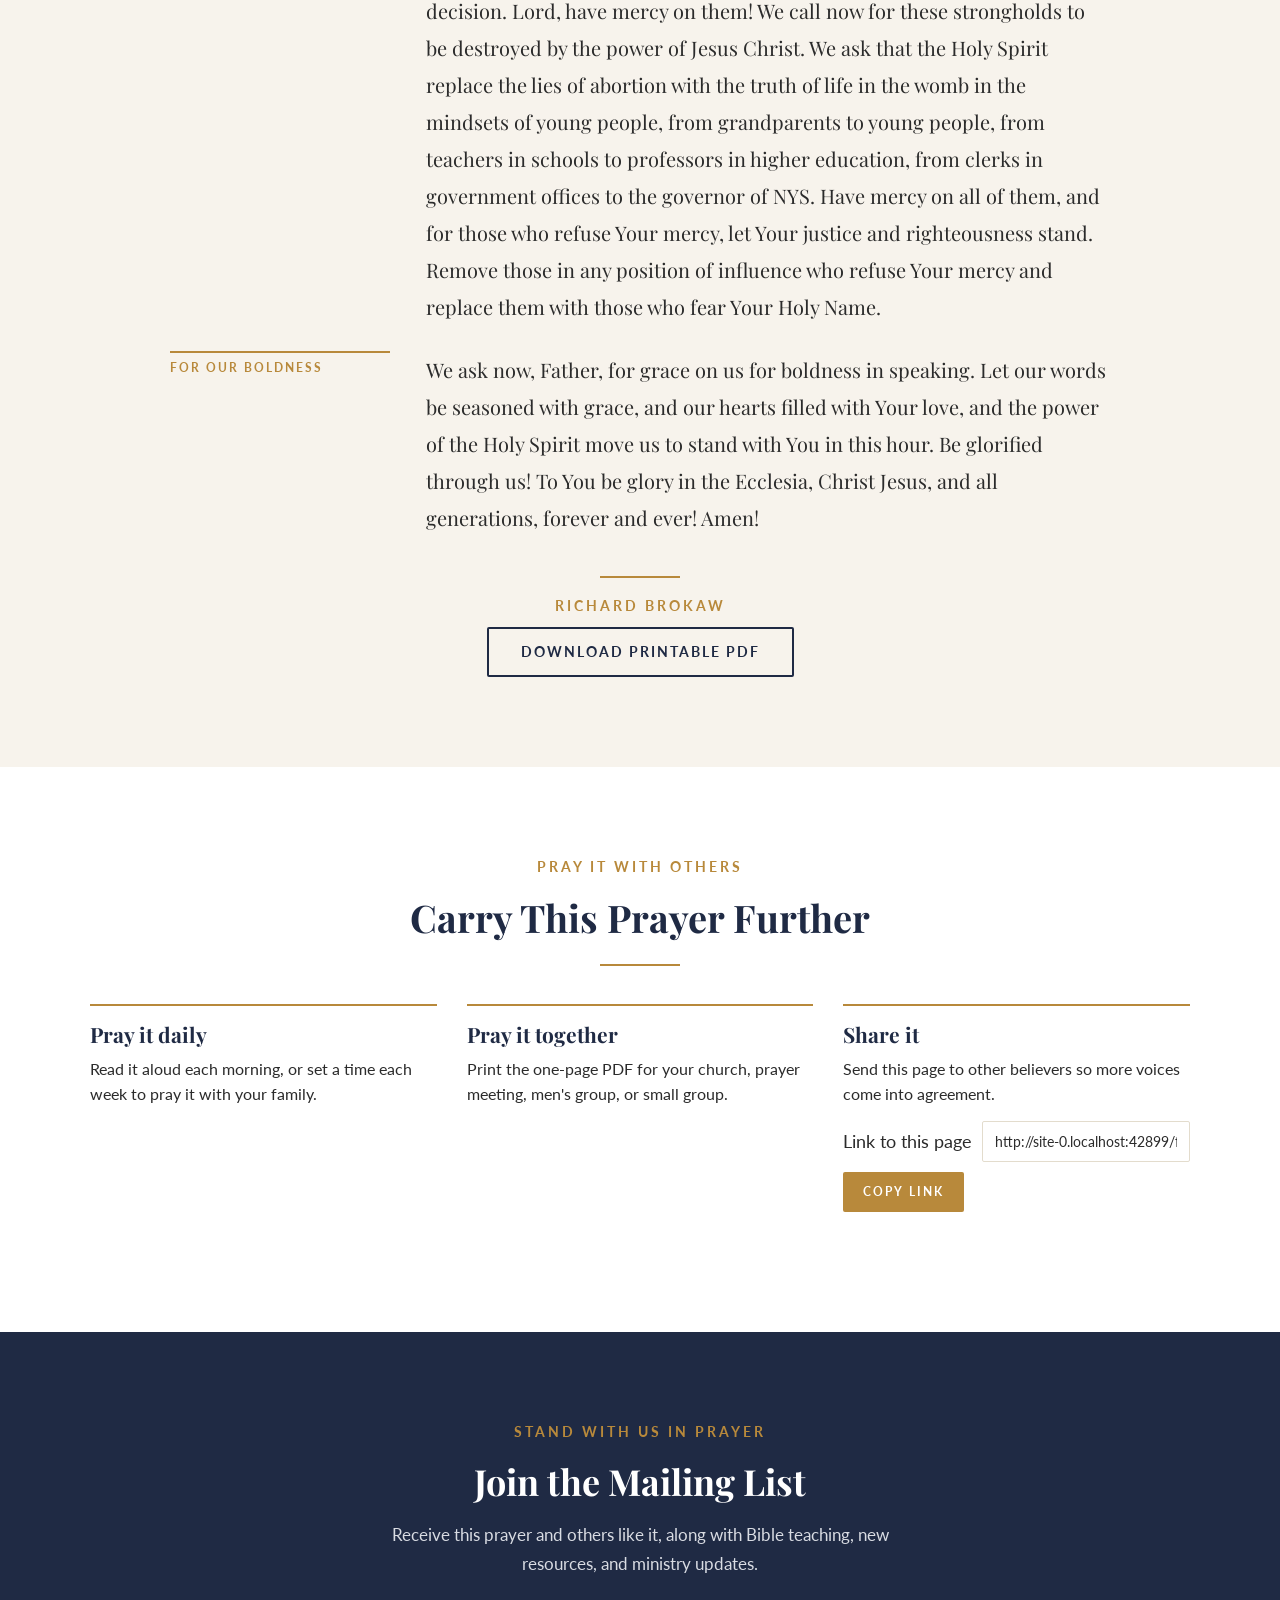
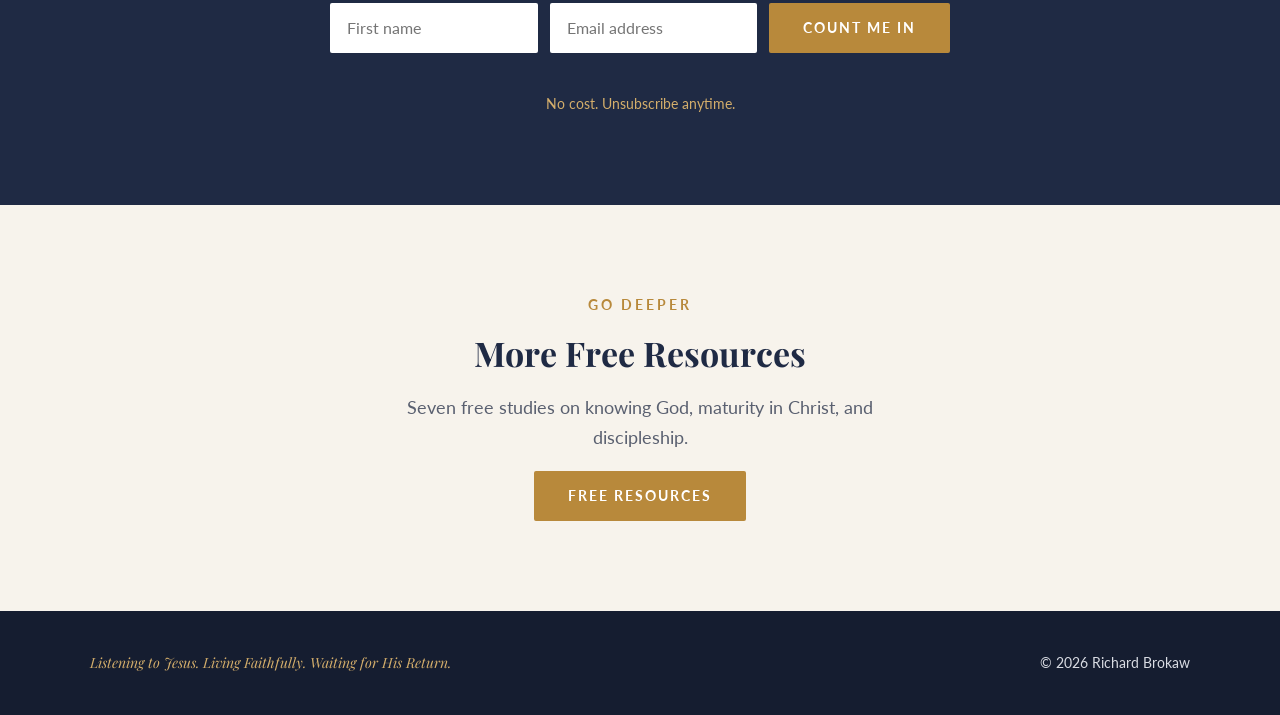
<file: free_resources/prayer_for_the_babies/index.html>
<!DOCTYPE html>

<html lang="en"><head>
<meta charset="utf-8"/>
<meta content="width=device-width, initial-scale=1, viewport-fit=cover" name="viewport"/>

<title>A Prayer for the Babies in New York State · Richard Brokaw</title><meta content="A prayer written by Richard Brokaw for believers to pray, alone or together, for the babies and for the people of New York State. Free printable PDF." name="description"/>
<link href="https://fonts.googleapis.com/css2?family=Lato:ital,wght@0,400;0,700;1,400&amp;family=Playfair+Display:ital,wght@0,700;1,400&amp;display=swap" rel="stylesheet"/>
<link href="../../assets/site.css" rel="stylesheet"/>
<style>:root{padding-top:env(safe-area-inset-top,0px);padding-bottom:env(safe-area-inset-bottom,0px);color-scheme:light} [hidden]{display:none!important} img{max-width:100%}</style>
<link href="../../assets/favicon.svg" rel="icon" type="image/svg+xml"/><meta content="#1F2A44" name="theme-color"/></head><body>

<header>
<div class="wrap head">
<a class="brand" href="../../"><b>Richard Brokaw</b><span>Author • Teacher • Disciple-Maker</span></a>
<button aria-controls="site-nav" aria-expanded="false" class="menu-toggle" id="menu-toggle">Menu</button>
<nav aria-label="Main" id="site-nav">
<ul>
<li><a href="../../">Home</a></li>
<li><a href="../../books/">Books</a></li>
<li class="has-sub"><a href="../../free_resources/">Free Resources</a><ul class="sub">
<li><a href="../../free_resources/">All Free Resources</a></li>
<li><a aria-current="page" href="../../free_resources/prayer_for_the_babies/">Prayer for the Babies</a></li></ul></li>
<li><a href="../../about-richard/">About Richard</a></li>
<li><a href="../../#ministry">For Churches</a></li>
</ul>
<a class="btn" href="../../free_resources/">Free Resources</a>
</nav>
</div>
</header>
<main>
<section class="dark pr-hero">
<div class="wrap stack center" style="max-width:900px">
<p class="eyebrow">Free Resource · A Prayer</p>
<h1>A Prayer for the Babies in New York State</h1>
<hr class="rule"/>
<p class="lead">A prayer written by Richard Brokaw for believers to pray, alone or together, for the babies and for the people of New York State.</p>
<div class="btn-row" style="justify-content:center">
<a class="btn" href="#prayer">Pray the Prayer</a>
<a class="btn ghost" href="../../pdfs/prayer-for-the-babies-in-nys.pdf" rel="noopener" target="_blank">Download Printable PDF</a>
</div>
</div>
</section>
<section class="pr-text" id="prayer">
<div class="wrap">
<div class="pr-body">
<div class="pr-row"><span></span><p class="pr-sal">Father,</p></div><div class="pr-row"><p class="pr-label">For the babies, and against the powers behind their harm</p><p class="pr-p">We are grieved over the killing of our babies and are coming to You as the Judge of the Universe. Your Word states that Your wrath is revealed against all ungodliness and unrighteousness of men who suppress the truth in unrighteousness. Listen to the threats of those who would silence our voices and prevent our efforts to save the babies from sacrifice to Baal. We come into agreement with Your heart, and by the authority of Jesus Christ, we come against those who would seek harm against the babies. We bind the principalities and powers and neuter their influence over those who are involved in supporting the sacrifice of babies. From any and every government office in New York to every place abortion is done in NY, from the politicians to the healthcare workers who perform abortions, we bind the principalities and powers from influencing them. They have been dethroned, and now we call them to silence!</p></div><div class="pr-row"><p class="pr-label">For those who promote abortion</p><p class="pr-p">We pray for those who are involved in promoting abortion in NYS. We ask the Lord to extend mercy to them and allow them to repent of this great evil. We turn them over to Your justice if they resist repentance and rebel against Your truth. Lord, deal with them in Your righteousness, and may the fear of the Lord fall on all.</p></div><div class="pr-row"><p class="pr-label">For those who have been deceived</p><p class="pr-p">We pray for those among the citizenry of NYS who have been deceived and have followed their false arguments that it is the right of every woman to choose abortion without the truth of the consequences of such a horrible decision. Lord, have mercy on them! We call now for these strongholds to be destroyed by the power of Jesus Christ. We ask that the Holy Spirit replace the lies of abortion with the truth of life in the womb in the mindsets of young people, from grandparents to young people, from teachers in schools to professors in higher education, from clerks in government offices to the governor of NYS. Have mercy on all of them, and for those who refuse Your mercy, let Your justice and righteousness stand. Remove those in any position of influence who refuse Your mercy and replace them with those who fear Your Holy Name.</p></div><div class="pr-row"><p class="pr-label">For our boldness</p><p class="pr-p">We ask now, Father, for grace on us for boldness in speaking. Let our words be seasoned with grace, and our hearts filled with Your love, and the power of the Holy Spirit move us to stand with You in this hour. Be glorified through us! To You be glory in the Ecclesia, Christ Jesus, and all generations, forever and ever! Amen!</p></div>
</div>
<div class="pr-amen">
<hr class="rule"/>
<p class="eyebrow">Richard Brokaw</p>
<a class="btn ghost" href="../../pdfs/prayer-for-the-babies-in-nys.pdf" rel="noopener" target="_blank">Download Printable PDF</a>
</div>
</div>
</section>
<section class="pr-ways">
<div class="wrap center stack">
<p class="eyebrow">Pray It With Others</p>
<h2>Carry This Prayer Further</h2>
<hr class="rule"/>
<div class="ways">
<div class="way"><h3>Pray it daily</h3><p>Read it aloud each morning, or set a time each week to pray it with your family.</p></div><div class="way"><h3>Pray it together</h3><p>Print the one-page PDF for your church, prayer meeting, men's group, or small group.</p></div><div class="way"><h3>Share it</h3><p>Send this page to other believers so more voices come into agreement.</p><div class="share"><label class="rb-sr" for="share-url">Link to this page</label><input id="share-url" readonly="" type="text"/><button class="btn" id="copy-link" type="button">Copy Link</button></div><p aria-live="polite" class="share-note" id="share-note"></p></div>
</div>
</div>
</section>
<section class="pr-join dark" id="join">
<div class="wrap center stack" style="max-width:760px">
<p class="eyebrow">Stand With Us in Prayer</p>
<h2>Join the Mailing List</h2>
<p class="lead">Receive this prayer and others like it, along with Bible teaching, new resources, and ministry updates.</p>
<div class="rb-signup" data-form="prayer"><form class="signup" id="signup" novalidate="">
<label for="fname">First name</label>
<input autocomplete="given-name" id="fname" name="fname" placeholder="First name" type="text"/>
<label for="email">Email</label>
<input autocomplete="email" id="email" name="email" placeholder="Email address" type="email"/>
<button class="btn" type="submit">Count Me In</button>
</form><p aria-live="polite" class="formnote" id="formnote"></p></div>

<p class="fine">No cost. Unsubscribe anytime.</p>
</div>
</section>
<section class="bk-close" style="background:var(--cream)">
<div class="wrap stack center">
<p class="eyebrow">Go Deeper</p>
<h2 style="font-size:clamp(26px,3.4vw,34px);color:var(--navy)">More Free Resources</h2>
<p style="max-width:56ch;color:var(--muted)">Seven free studies on knowing God, maturity in Christ, and discipleship.</p>
<a class="btn" href="../../free_resources/">Free Resources</a>
</div>
</section>
</main>
<footer><div class="wrap"><span><em>Listening to Jesus. Living Faithfully. Waiting for His Return.</em></span><span>© 2026 Richard Brokaw</span></div></footer>


<script src="../../assets/config.js"></script><script src="../../assets/site.js"></script></body></html>
</file>
<file: assets/site.css>
/* Layout: full-width colour bands, 1140px content column, alternating navy / light sections like the Elementor build.
   Single-theme on purpose: this previews the real site's fixed palette. */
:root {
  --navy: #1F2A44;
  --navy-dark: #151D30;
  --gold: #B8893B;
  --gold-soft: #D4AE6B;
  --cream: #F7F3EC;
  --mist: #EEF0F4;
  --white: #FFFFFF;
  --ink: #2B2B2B;
  --muted: #5A6070;
  --on-dark: #D9DCE3;
  --line: #E3DCCD;
  --display: "Playfair Display", Georgia, "Times New Roman", serif;
  --body: "Lato", "Helvetica Neue", Arial, sans-serif;
}
* { box-sizing: border-box; }
html { scroll-behavior: smooth; }
@media (prefers-reduced-motion: reduce) { html { scroll-behavior: auto; } }
body { background: var(--white); color: var(--ink); font: 18px/1.7 var(--body); margin: 0; }
a { color: inherit; }
h1, h2, h3 { font-family: var(--display); font-weight: 700; margin: 0; text-wrap: balance; line-height: 1.2; }
p { margin: 0; }
.wrap { max-width: 1140px; margin: 0 auto; padding-left: max(20px, env(safe-area-inset-left, 0px)); padding-right: max(20px, env(safe-area-inset-right, 0px)); }
.narrow { max-width: 820px; }
section { padding-block: 90px; }
.center { text-align: center; }
.eyebrow { font: 700 14px/1.4 var(--body); letter-spacing: 3px; text-transform: uppercase; color: var(--gold); }
.rule { width: 80px; height: 2px; background: var(--gold); border: 0; margin: 6px 0; }
.center .rule { margin-inline: auto; }
.stack { display: flex; flex-direction: column; gap: 18px; }
.center.stack { align-items: center; }
.btn { display: inline-block; font: 700 14px/1 var(--body); letter-spacing: 2px; text-transform: uppercase; text-decoration: none;
  padding: 16px 32px; border: 2px solid var(--gold); background: var(--gold); color: var(--white); border-radius: 2px; transition: background .2s, color .2s, border-color .2s; }
.btn:hover { background: var(--navy-dark); border-color: var(--navy-dark); }
.btn.ghost { background: transparent; color: var(--navy); border-color: var(--navy); }
.btn.ghost:hover { background: var(--navy); color: var(--white); }
.dark .btn.ghost { color: var(--white); border-color: var(--white); }
.dark .btn.ghost:hover { background: var(--white); color: var(--navy); }
.dark .btn:hover { background: var(--white); border-color: var(--white); color: var(--navy); }
.btn:focus-visible, a:focus-visible, button:focus-visible, input:focus-visible { outline: 3px solid var(--gold-soft); outline-offset: 3px; }
.textlink { color: var(--gold); font: 700 14px/1.4 var(--body); letter-spacing: 2px; text-transform: uppercase; text-decoration: none; }
.textlink:hover { text-decoration: underline; }
.dark { background: var(--navy); color: var(--on-dark); }
.dark h1, .dark h2, .dark h3 { color: var(--white); }

/* demo banner */
.demo-bar { background: var(--gold); color: var(--navy-dark); font: 700 13px/1.4 var(--body); text-align: center; padding: 8px 16px; letter-spacing: .5px; }

/* header */
header { background: var(--navy); position: sticky; top: env(safe-area-inset-top, 0px); z-index: 10; border-bottom: 1px solid rgba(255,255,255,.08); }
.head { display: flex; align-items: center; justify-content: space-between; gap: 20px; padding-block: 16px; }
.brand { text-decoration: none; display: flex; flex-direction: column; min-width: 0; }
.brand b { font: 700 22px/1.1 var(--display); letter-spacing: 2px; color: var(--white); text-transform: uppercase; }
.brand span { font: 700 11px/1.6 var(--body); letter-spacing: 2px; color: var(--gold); text-transform: uppercase; }
nav { display: flex; align-items: center; gap: 18px; }
nav ul { display: flex; gap: 16px; list-style: none; margin: 0; padding: 0; }
nav ul a { white-space: nowrap; color: var(--white); font: 700 12px/1 var(--body); letter-spacing: 1.5px; text-transform: uppercase; text-decoration: none; }
nav ul a:hover { color: var(--gold); }
nav .btn { padding: 11px 18px; font-size: 12px; white-space: nowrap; }
.menu-toggle { flex-shrink: 0; display: none; background: none; border: 1px solid rgba(255,255,255,.4); color: var(--white); font: 700 12px var(--body); letter-spacing: 2px; padding: 10px 14px; text-transform: uppercase; cursor: pointer; }
@media (max-width: 1240px) {
  .menu-toggle { display: block; }
  nav { display: none; position: absolute; left: 0; right: 0; top: 100%; background: var(--navy-dark); flex-direction: column; align-items: stretch;
    padding: 20px max(20px, env(safe-area-inset-right, 0px)) 24px max(20px, env(safe-area-inset-left, 0px)); gap: 16px; }
  nav.open { display: flex; }
  nav ul { flex-direction: column; gap: 14px; }
  nav .btn { text-align: center; }
}

/* placeholders */
.ph { background: repeating-linear-gradient(135deg, #2c3a5c 0 14px, #283553 14px 28px); color: var(--on-dark); display: grid; place-items: center; text-align: center;
  font: 700 13px/1.5 var(--body); letter-spacing: 2px; text-transform: uppercase; padding: 20px; box-shadow: 0 20px 40px -10px rgba(0,0,0,.35); max-width: 100%; }
.ph small { display: block; font-weight: 400; letter-spacing: .5px; text-transform: none; opacity: .8; margin-top: 4px; }
.cover { aspect-ratio: 2 / 3; }
.cover.light { background: repeating-linear-gradient(135deg, #e7e2d6 0 14px, #ece7dc 14px 28px); color: var(--muted); }

/* hero */
.hero .grid { display: grid; grid-template-columns: 4fr 5.5fr; gap: 60px; align-items: center; }
.hero .photo { aspect-ratio: 4 / 5; }
.hero h1 { font-size: clamp(34px, 4.6vw, 50px); line-height: 1.15; }
.hero .lead { max-width: 56ch; }
.books-mini { display: grid; grid-template-columns: 1fr 1fr; gap: 24px; }
.books-mini div { border-left: 3px solid var(--gold); padding-left: 16px; }
.books-mini h3 { font-size: 22px; }
.books-mini p { color: var(--gold-soft); font-style: italic; font-size: 16px; line-height: 1.4; margin-top: 4px; }
.btn-row { display: flex; flex-wrap: wrap; gap: 16px; margin-top: 8px; }

/* why */
.why { background: var(--cream); }
.why h2 { font-size: clamp(28px, 3.4vw, 36px); color: var(--navy); }
.why .copy { max-width: 62ch; display: flex; flex-direction: column; gap: 18px; }

/* two books */
.two { background: var(--mist); }
.two h2 { font-size: clamp(30px, 4vw, 42px); color: var(--navy); }
.cards { display: grid; grid-template-columns: 1fr 1fr; gap: 40px; margin-top: 16px; text-align: left; }
.card { background: var(--white); border-top: 4px solid var(--gold); padding: 40px 36px; display: flex; flex-direction: column; gap: 12px; box-shadow: 0 10px 30px rgba(31,42,68,.10); min-width: 0; }
.card .cover { width: 70%; margin: 0 auto 8px; }
.card h3 { font-size: clamp(26px, 2.6vw, 30px); color: var(--navy); }
.card p { font-size: 17px; }
.card .textlink { margin-top: auto; padding-top: 6px; }
.bridge { max-width: 760px; margin: 30px auto 0; display: flex; flex-direction: column; align-items: center; gap: 14px; }
.bridge blockquote { margin: 0; font: italic 400 clamp(20px, 2.4vw, 24px)/1.5 var(--display); color: var(--navy); }
.bridge .rule { width: 120px; }
.bridge p { color: var(--muted); font-size: 17px; }

/* ekklesia */
.ekk { background: var(--navy-dark); }
.ekk h2 { font-size: clamp(30px, 4.2vw, 44px); }
.ekk .copy { font-size: 19px; display: flex; flex-direction: column; gap: 18px; max-width: 62ch; }
.marks { display: flex; flex-wrap: wrap; justify-content: center; gap: 10px 28px; font: 700 13px var(--body); letter-spacing: 3px; text-transform: uppercase; color: var(--gold); }

/* featured */
.feat .grid { display: grid; grid-template-columns: 4fr 5.5fr; gap: 60px; align-items: center; }
.feat .cover { width: 80%; margin: 0 auto; }
.feat h2 { font-size: clamp(30px, 4vw, 42px); color: var(--navy); }
.feat h3.tag { font: 700 clamp(17px, 1.8vw, 20px)/1.4 var(--body); letter-spacing: 1.5px; text-transform: uppercase; color: var(--gold); }
.feat .copy { display: flex; flex-direction: column; gap: 16px; max-width: 58ch; }
.soon { border: 1px solid var(--line); background: var(--cream); padding: 18px 20px; display: flex; flex-direction: column; gap: 6px; max-width: 520px; }
.soon .eyebrow { color: var(--navy); }
.soon p { color: var(--muted); font-size: 16px; }
.soon a { color: var(--gold); font-weight: 700; }
.soon a.btn { color: var(--white); margin-top: 6px; }
.soon a.btn:hover { color: var(--white); }

/* resources */
.res { background: var(--cream); }
.res h2 { font-size: clamp(30px, 4vw, 42px); color: var(--navy); }
.res .lead { color: var(--muted); max-width: 62ch; }
.rcards { display: grid; grid-template-columns: repeat(3, 1fr); gap: 30px; margin-top: 16px; text-align: left; }
.rcard { background: var(--white); border: 1px solid var(--line); padding: 36px 30px; display: flex; flex-direction: column; gap: 10px; min-width: 0; }
.rcard h3 { font-size: 22px; color: var(--navy); }
.rcard .rule { width: 50px; }
.rcard p { font-size: 16px; }
.rcard .foot { margin-top: auto; padding-top: 6px; }
.rcard .later { font: 700 13px var(--body); letter-spacing: 3px; text-transform: uppercase; color: var(--muted); }
.join { background: var(--navy); border-radius: 4px; padding: 50px 30px; margin-top: 50px; display: flex; flex-direction: column; align-items: center; gap: 14px; text-align: center; color: var(--on-dark); }
.join h2 { color: var(--white); font-size: clamp(26px, 3vw, 32px); }
.join > p { font-size: 17px; max-width: 56ch; }
form.signup { display: flex; flex-wrap: wrap; gap: 12px; justify-content: center; width: 100%; max-width: 620px; margin-top: 6px; }
form.signup label { position: absolute; width: 1px; height: 1px; overflow: hidden; clip: rect(0 0 0 0); }
form.signup input { flex: 1 1 180px; min-width: 0; font: 16px var(--body); padding: 14px 16px; border: 1px solid rgba(255,255,255,.3); background: var(--white); color: var(--ink); border-radius: 2px; }
form.signup .btn { cursor: pointer; }
.formnote { font-size: 14px; color: var(--gold-soft); min-height: 1.5em; }

/* ministry */
.min h2 { font-size: clamp(32px, 4.2vw, 44px); color: var(--navy); }
.min .sub { color: var(--muted); font-style: italic; font-size: 19px; }
.pillars { display: grid; grid-template-columns: repeat(4, 1fr); gap: 20px; margin-top: 10px; }
.pillar { display: flex; flex-direction: column; align-items: center; gap: 12px; padding: 20px 10px; text-align: center; min-width: 0; }
.pillar svg { width: 40px; height: 40px; stroke: var(--gold); fill: none; stroke-width: 1.6; stroke-linecap: round; stroke-linejoin: round; }
.pillar h3 { font-size: 22px; color: var(--navy); }
.pillar p { font-size: 16px; line-height: 1.6; }

/* video */
.vid .narrow { max-width: 900px; }
.vid h2 { font-size: clamp(28px, 3.6vw, 38px); }
.video { width: 100%; aspect-ratio: 16 / 9; border-radius: 4px; display: grid; place-items: center; gap: 0; }
.play { width: 78px; height: 78px; border-radius: 50%; border: 2px solid var(--gold); display: grid; place-items: center; margin-bottom: 14px; }
.play::after { content: ""; border-left: 22px solid var(--gold); border-top: 13px solid transparent; border-bottom: 13px solid transparent; margin-left: 6px; }

/* footer */
footer { background: var(--navy-dark); color: var(--on-dark); padding-block: 40px; font-size: 14px; }
footer .wrap { display: flex; flex-wrap: wrap; justify-content: space-between; gap: 12px; }
footer em { font-family: var(--display); color: var(--gold-soft); }

/* responsive */
@media (max-width: 900px) {
  section { padding-block: 64px; }
  .hero .grid, .feat .grid { grid-template-columns: 1fr; gap: 40px; }
  .hero .photo { max-width: 420px; width: 100%; margin: 0 auto; }
  .feat .cover { max-width: 300px; }
  .cards { grid-template-columns: 1fr; }
  .rcards { grid-template-columns: 1fr; }
  .pillars { grid-template-columns: 1fr 1fr; }
}
@media (max-width: 540px) {
  section { padding-block: 48px; }
  .books-mini { grid-template-columns: 1fr; }
  .pillars { grid-template-columns: 1fr; }
  .card { padding: 30px 22px; }
  .btn-row { flex-direction: column; align-items: stretch; text-align: center; }
  .head { padding-block: 12px; }
  .brand b { font-size: 18px; }
}

/* ---- free resources pages ---- */
.fr-hero { text-align: center; }
.fr-hero h1 { font-size: clamp(34px, 4.6vw, 50px); }
.fr-hero .lead { max-width: 60ch; margin: 0 auto; font-size: 19px; }
.steps { display: grid; grid-template-columns: repeat(3, 1fr); gap: 30px; margin-top: 30px; text-align: left; }
.step { border-top: 1px solid rgba(255,255,255,.18); padding-top: 18px; display: flex; flex-direction: column; gap: 6px; min-width: 0; }
.step b { font: 700 34px/1 var(--display); color: var(--gold); }
.step h3 { font-size: 20px; }
.step p { font-size: 16px; line-height: 1.6; }
.lib { background: var(--cream); }
.lib-head h2 { font-size: clamp(30px, 4vw, 40px); color: var(--navy); }
.group { display: flex; flex-direction: column; gap: 18px; }
.group + .group { margin-top: 44px; }
.group-head h2 { font-size: clamp(24px, 3vw, 30px); color: var(--navy); }
.group-head p { color: var(--muted); font-size: 16px; }
.rgrid { display: grid; grid-template-columns: repeat(var(--n, 3), 1fr); gap: 24px; }
.group-row { display: grid; grid-template-columns: 2fr 1fr; gap: 24px; margin-bottom: 44px; }
.group-row .group + .group { margin-top: 0; }
.res-card { background: var(--white); border: 1px solid var(--line); padding: 18px 18px 26px; display: flex; flex-direction: column; gap: 10px; min-width: 0; transition: box-shadow .2s, transform .2s; }
.res-card:hover { box-shadow: 0 14px 30px rgba(31,42,68,.12); transform: translateY(-2px); }
@media (prefers-reduced-motion: reduce) { .res-card, .res-card:hover { transition: none; transform: none; } }
.thumb { aspect-ratio: 4 / 3; overflow: hidden; border: 1px solid var(--line); background: var(--white); }
.thumb img { width: 100%; height: 100%; object-fit: cover; object-position: top center; display: block; }
.res-card .eyebrow { font-size: 12px; letter-spacing: 2px; }
.res-card h3 { font-size: 22px; color: var(--navy); }
.res-card p.desc { font-size: 16px; line-height: 1.6; }
.res-card .foot { margin-top: auto; padding-top: 6px; }
.res-card .btn { padding: 13px 22px; font-size: 13px; }
.unlock { background: var(--navy-dark); color: var(--on-dark); }
.unlock h2 { font-size: clamp(28px, 3.6vw, 38px); }
.unlock .lead { max-width: 60ch; font-size: 17px; }
.fine { font-size: 14px; color: var(--gold-soft); }
.coming h2 { font-size: clamp(26px, 3.4vw, 34px); color: var(--navy); }
.coming .sub { color: var(--muted); }
.cgrid { display: grid; grid-template-columns: repeat(3, 1fr); gap: 24px; margin-top: 10px; text-align: left; }
.ccard { border: 1px dashed #C9BFA9; padding: 28px 26px; display: flex; flex-direction: column; gap: 8px; min-width: 0; }
.ccard h3 { font-size: 21px; color: var(--navy); }
.ccard p { color: var(--muted); font-size: 16px; line-height: 1.6; }
.ccard .eyebrow { color: var(--muted); font-size: 12px; margin-top: auto; padding-top: 4px; }
.group-cta { text-align: center; display: flex; flex-direction: column; align-items: center; gap: 12px; margin-top: 50px; }
.group-cta h3 { font-size: 24px; color: var(--navy); }
.group-cta p { color: var(--muted); }
@media (max-width: 900px) { .group-row { grid-template-columns: 1fr; gap: 44px; } .rgrid, .cgrid { grid-template-columns: 1fr 1fr; } .steps { grid-template-columns: 1fr; gap: 18px; } }
@media (max-width: 600px) { .rgrid, .cgrid { grid-template-columns: 1fr; } }

.ab-hero .grid { display: grid; grid-template-columns: 4fr 5.6fr; gap: 60px; align-items: center; }
.ab-hero .photo { aspect-ratio: 4 / 5; }
.ab-hero h1 { font-size: clamp(36px, 4.8vw, 52px); }
.ab-hero .open { font: 400 clamp(19px, 2vw, 22px)/1.6 var(--display); color: var(--white); max-width: 34ch; }
.miles { padding-block: 50px; }
.miles .wrap { display: grid; grid-template-columns: repeat(4, 1fr); gap: 24px; }
.mile { border-top: 2px solid var(--gold); padding-top: 14px; min-width: 0; }
.mile b { display: block; font: 700 26px/1.2 var(--display); color: var(--navy); }
.mile span { display: block; color: var(--muted); font-size: 15px; line-height: 1.5; margin-top: 4px; }
.story { background: var(--cream); }
.story .wrap { max-width: 760px; display: flex; flex-direction: column; gap: 14px; }
.story p:not(.eyebrow) { font-size: 19px; line-height: 1.8; }
.story .eyebrow + p { margin-bottom: 22px; }
.men .grid { display: grid; grid-template-columns: 5.6fr 4fr; gap: 60px; align-items: center; }
.men h2 { font-size: clamp(28px, 3.6vw, 38px); color: var(--navy); }
.men .copy { display: flex; flex-direction: column; gap: 14px; }
.men .copy p:not(.eyebrow) { font-size: 19px; line-height: 1.8; }
.men blockquote { margin: 0; border-left: 3px solid var(--gold); padding: 6px 0 6px 28px; font: italic 400 clamp(22px, 2.6vw, 28px)/1.4 var(--display); color: var(--navy); }
.msg { background: var(--navy-dark); }
.msg h2 { font-size: clamp(30px, 4vw, 42px); }
.msg .goal { font-size: 19px; max-width: 62ch; }
.msg blockquote { margin: 18px 0 0; font: italic 400 clamp(19px, 2.1vw, 21px)/1.75 var(--display); color: var(--white); max-width: 62ch; display: flex; flex-direction: column; gap: 14px; }
.msg cite { font: 700 14px var(--body); letter-spacing: 3px; text-transform: uppercase; color: var(--gold-soft); font-style: normal; }
.next h2 { font-size: clamp(28px, 3.4vw, 36px); color: var(--navy); }
.next { background: var(--cream); }
@media (max-width: 900px) {
  .ab-hero .grid, .men .grid { grid-template-columns: 1fr; gap: 40px; }
  .ab-hero .photo { max-width: 400px; width: 100%; margin: 0 auto; }
  .miles .wrap { grid-template-columns: 1fr 1fr; }
}
@media (max-width: 480px) { .miles .wrap { grid-template-columns: 1fr; } }

/* real images */
img.shot { display: block; width: 100%; height: auto; max-width: 100%; box-shadow: 0 20px 40px -10px rgba(0,0,0,.35); }
img.photo.shot { aspect-ratio: 4 / 5; object-fit: cover; object-position: center 25%; border-radius: 2px; }
img.cover.shot { aspect-ratio: 2 / 3; object-fit: cover; }

.why.alt { background: var(--mist); }


.bk-hero { text-align: center; }
.bk-hero h1 { font-size: clamp(34px, 4.6vw, 50px); }
.bk-hero blockquote { margin: 0 auto; max-width: 40ch; font: italic 400 clamp(19px, 2.2vw, 22px)/1.5 var(--display); color: var(--on-dark); }
.bk-jump { display: flex; flex-wrap: wrap; gap: 14px; justify-content: center; margin-top: 8px; }
.bk { padding-block: 80px 90px; }
.bk.alt { background: var(--cream); }
.bk-head { text-align: center; display: flex; flex-direction: column; align-items: center; gap: 10px; margin-bottom: 26px; }
.bk-head h2 { font-size: clamp(30px, 4vw, 42px); color: var(--navy); }
.bk-head .sub { font: italic 400 clamp(17px, 2vw, 20px)/1.45 var(--display); color: var(--muted); max-width: 46ch; }
.bk-body { max-width: 680px; margin: 30px auto 0; display: flex; flex-direction: column; align-items: center; gap: 16px; text-align: center; }
.bk-body .copy { display: flex; flex-direction: column; gap: 14px; }
.rb-buy { min-width: 260px; text-align: center; }
.rb-buy.is-soon { background: transparent; color: var(--muted); border-color: #C9BFA9; cursor: default; }
.rb-buy.is-soon:hover { background: transparent; border-color: #C9BFA9; }
.rb-note { font-size: 14px; color: var(--muted); }
.rb-note a { color: var(--gold); font-weight: 700; }
.rb-details { display: flex; flex-wrap: wrap; justify-content: center; gap: 8px 28px; margin: 4px 0 0; font-size: 14px; color: var(--muted); }
.rb-details div { display: flex; gap: 8px; }
.rb-details dt { font-weight: 700; color: var(--navy); }
.rb-details dd { margin: 0; font-variant-numeric: tabular-nums; }
.bk-close { text-align: center; }
.bk-close h2 { font-size: clamp(26px, 3.4vw, 34px); color: var(--navy); }

.pr-hero { background: var(--navy-dark); text-align: center; }
.pr-hero h1 { font-size: clamp(32px, 4.6vw, 50px); max-width: 20ch; margin-inline: auto; }
.pr-hero .lead { max-width: 56ch; margin: 0 auto; font-size: 19px; }
.pr-text { background: var(--cream); }
.pr-text .wrap { max-width: 980px; }
.pr-body { display: flex; flex-direction: column; gap: 26px; margin-top: 10px; }
.pr-row { display: grid; grid-template-columns: 220px 1fr; gap: 36px; align-items: start; }
.pr-label { font: 700 12px/1.5 var(--body); letter-spacing: 2px; text-transform: uppercase; color: var(--gold); padding-top: 6px; border-top: 2px solid var(--gold); }
.pr-row p.pr-p { font: 400 clamp(18px, 1.9vw, 20px)/1.85 var(--display); color: var(--ink); max-width: 64ch; min-width: 0; }
.pr-sal { font: italic 400 24px/1.4 var(--display); color: var(--navy); }
.pr-amen { text-align: center; margin-top: 34px; display: flex; flex-direction: column; align-items: center; gap: 12px; }
.pr-ways h2 { font-size: clamp(28px, 3.6vw, 38px); color: var(--navy); }
.ways { display: grid; grid-template-columns: repeat(3, 1fr); gap: 30px; margin-top: 14px; text-align: left; }
.way { border-top: 2px solid var(--gold); padding-top: 16px; display: flex; flex-direction: column; gap: 8px; min-width: 0; }
.way h3 { font-size: 21px; color: var(--navy); }
.way p { font-size: 16px; line-height: 1.6; color: var(--ink); }
.share { display: flex; flex-wrap: wrap; gap: 10px; align-items: center; margin-top: 6px; }
.share input { flex: 1 1 200px; min-width: 0; font: 14px var(--body); padding: 11px 12px; border: 1px solid var(--line); background: var(--white); color: var(--ink); border-radius: 2px; }
.share button { cursor: pointer; padding: 12px 18px; font-size: 12px; }
.share-note { font-size: 13px; color: var(--muted); min-height: 1.4em; }
.pr-join { background: var(--navy); }
.pr-join h2 { font-size: clamp(28px, 3.6vw, 36px); }
.pr-join .lead { max-width: 56ch; font-size: 17px; }
.feat-prayer { background: var(--white); border: 1px solid var(--line); border-top: 4px solid var(--gold); display: grid; grid-template-columns: 200px 1fr; gap: 30px; align-items: center; padding: 26px; margin-bottom: 50px; text-align: left; }
.feat-prayer .thumb { aspect-ratio: 4 / 3; }
.feat-prayer h2 { font-size: clamp(24px, 2.8vw, 30px); color: var(--navy); }
.feat-prayer p.d { font-size: 16px; line-height: 1.6; color: var(--ink); max-width: 60ch; }
.feat-prayer .txt { display: flex; flex-direction: column; gap: 10px; align-items: flex-start; min-width: 0; }
@media (max-width: 900px) {
  .pr-row { grid-template-columns: 1fr; gap: 10px; }
  .pr-label { border-top: 0; padding-top: 0; }
  .ways { grid-template-columns: 1fr; gap: 22px; }
  .feat-prayer { grid-template-columns: 1fr; }
  .feat-prayer .thumb { max-width: 320px; }
}

/* dropdown under Free Resources */
nav li.has-sub { position: relative; }
nav li.has-sub > a::after { content: " ▾"; font-size: 10px; }
nav ul.sub { display: none; position: absolute; top: 100%; left: -16px; min-width: 240px; flex-direction: column; gap: 0;
  background: var(--navy-dark); padding: 10px 0; margin: 0; list-style: none; box-shadow: 0 12px 24px rgba(0,0,0,.3); z-index: 20; }
nav ul.sub li a { display: block; padding: 10px 16px; }
nav li.has-sub:hover > ul.sub, nav li.has-sub:focus-within > ul.sub { display: flex; }
nav li.has-sub::before { content: ""; position: absolute; left: 0; right: 0; top: 100%; height: 14px; }
@media (max-width: 1240px) {
  nav ul.sub { display: flex; position: static; background: none; box-shadow: none; padding: 8px 0 0 14px; min-width: 0; gap: 12px; }
  nav ul.sub li a { padding: 0; font-weight: 400; opacity: .85; }
  nav li.has-sub > a::after { content: ""; }
}

.ext { background: var(--cream); border-top: 1px solid var(--line); }
.ext h2 { font-size: clamp(28px, 3.4vw, 36px); color: var(--navy); }
.ext .sub { color: var(--muted); max-width: 56ch; }
.xgrid { display: grid; grid-template-columns: repeat(2, 1fr); gap: 24px; margin-top: 10px; text-align: left; width: 100%; max-width: 900px; }
.xcard { background: var(--white); border: 1px solid var(--line); border-left: 4px solid var(--gold); padding: 26px 28px; display: flex; flex-direction: column; gap: 8px; text-decoration: none; color: inherit; min-width: 0; transition: box-shadow .2s, transform .2s; }
.xcard:hover { box-shadow: 0 14px 30px rgba(31,42,68,.12); transform: translateY(-2px); }
.xcard:focus-visible { outline: 3px solid var(--gold-soft); outline-offset: 3px; }
.xcard .eyebrow { font-size: 12px; letter-spacing: 2px; }
.xcard h3 { font-size: 23px; color: var(--navy); }
.xcard .dom { font-size: 14px; color: var(--muted); overflow-wrap: anywhere; }
.xcard p.d { font-size: 16px; line-height: 1.6; }
.xcard .go { margin-top: auto; padding-top: 6px; color: var(--gold); font: 700 13px/1.4 var(--body); letter-spacing: 2px; text-transform: uppercase; }
.ext .fine2 { font-size: 13px; color: var(--muted); }
@media (prefers-reduced-motion: reduce) { .xcard, .xcard:hover { transition: none; transform: none; } }
@media (max-width: 700px) { .xgrid { grid-template-columns: 1fr; } }

/* live-site additions */
nav ul a[aria-current="page"] { color: var(--gold); }
.rb-video { width: 100%; aspect-ratio: 16 / 9; max-width: 100%; }
.rb-video iframe { width: 100%; height: 100%; border: 0; border-radius: 4px; display: block; }
.ml-embedded { width: 100%; max-width: 620px; }

/* library groups stacked; a one-card group shows a wide card */
.lib .group + .group { margin-top: 44px; }
.group.wide .rgrid { grid-template-columns: 1fr; }
.group.wide .res-card { display: grid; grid-template-columns: minmax(0, 1fr) minmax(0, 2fr); column-gap: 30px; row-gap: 8px; align-content: start; padding: 22px; }
.group.wide .res-card .thumb { grid-row: 1 / span 5; align-self: start; }
.group.wide .res-card > :not(.thumb) { grid-column: 2; }
@media (max-width: 700px) {
  .group.wide .res-card { grid-template-columns: 1fr; }
  .group.wide .res-card .thumb { grid-row: auto; }
  .group.wide .res-card > :not(.thumb) { grid-column: 1; }
}

/* About: Serving Together photos */
.serve { background: var(--cream); }
.serve-head { display: flex; flex-direction: column; align-items: center; gap: 10px; text-align: center; margin-bottom: 34px; }
.serve-head h2 { font-size: clamp(30px, 4vw, 42px); color: var(--navy); }
.serve-grid { display: grid; grid-template-columns: 5fr 6fr; grid-template-rows: auto auto; gap: 22px; }
.serve figure { margin: 0; display: flex; flex-direction: column; gap: 10px; min-width: 0; }
.serve img { display: block; width: 100%; height: 100%; object-fit: cover; border-radius: 3px; box-shadow: 0 14px 30px -14px rgba(31,42,68,.45); max-width: 100%; }
.serve .ph-a { grid-row: 1 / span 2; }
.serve .ph-a img { flex: 1; min-height: 0; object-position: center 30%; }
.serve .ph-b img, .serve .ph-c img { aspect-ratio: 4 / 3; height: auto; }
.serve figcaption { font-size: 15px; color: var(--muted); line-height: 1.4; }
.serve figcaption span { font: 700 12px/1 var(--body); letter-spacing: 2px; text-transform: uppercase; color: var(--gold); margin-right: 8px; }
@media (max-width: 800px) {
  .serve-grid { grid-template-columns: 1fr; }
  .serve .ph-a { grid-row: auto; }
  .serve .ph-a img { aspect-ratio: 3 / 4; flex: none; max-height: 560px; }
}

/* Serving Together: grow + one gold pulse on hover */
.serve figure { position: relative; }
.serve img { transition: transform .45s cubic-bezier(.2,.7,.2,1), box-shadow .45s ease; outline: 2px solid transparent; outline-offset: 0; will-change: transform; }
@media (hover: hover) {
  .serve figure:hover { z-index: 2; }
  .serve figure:hover img { transform: translateY(-4px) scale(1.035); box-shadow: 0 26px 44px -16px rgba(31,42,68,.55); animation: serve-pulse .9s ease-out 1; }
}
@media (hover: none) {
  .serve figure:active img { transform: scale(1.025); transition-duration: .2s; }
}
@keyframes serve-pulse {
  0%   { outline-color: rgba(184,137,59,.85); outline-offset: 0; }
  100% { outline-color: rgba(184,137,59,0);   outline-offset: 16px; }
}
@media (prefers-reduced-motion: reduce) {
  .serve img, .serve figure:hover img, .serve figure:active img { transition: none; animation: none; transform: none; }
  .serve figure:hover img { box-shadow: 0 0 0 3px rgba(184,137,59,.7), 0 14px 30px -14px rgba(31,42,68,.45); }
}
</file>
<file: assets/rb-book.css>
/* ===== Richard Brokaw – interactive book sample (rb-book) ===== */
.rb-book { --paper: #FBF8F1; --paper-edge: #E9E2D2; --ink: #2B2B2B; --rule: #B8893B; --navy: #1F2A44;
  position: relative; width: 100%; display: flex; flex-direction: column; align-items: center; gap: 14px; }
.rb-book .rb-src { display: none; }
.rb-clip { width: 100%; display: flex; justify-content: center; overflow: visible; padding-block: 8px 22px; }
.rb-book.is-narrow .rb-clip { overflow: hidden; }
.rb-stage { position: relative; width: calc(var(--w) * 2); height: calc(var(--w) * 1.5); perspective: 2200px; max-width: 100%; }
.rb-book.is-narrow .rb-stage { width: var(--w); }

.rb-book3d { position: absolute; top: 0; left: var(--w); width: var(--w); height: 100%;
  transform-style: preserve-3d; transition: transform .7s cubic-bezier(.3,.7,.2,1); }
.rb-book.is-narrow .rb-book3d { left: 0; }
.rb-book.is-closed .rb-book3d { transform: translateX(calc(var(--w) * -0.5)); }
.rb-book.is-narrow.is-closed .rb-book3d { transform: none; }

/* page block under the leaves: thickness + shadow */
.rb-block { position: absolute; inset: 0; background: var(--paper); border-radius: 0 3px 3px 0;
  box-shadow: 0 18px 40px -12px rgba(0,0,0,.45), inset 0 0 0 1px var(--paper-edge); }
.rb-block::after { content: ""; position: absolute; top: 3px; bottom: 3px; right: -7px; width: 7px; border-radius: 0 2px 2px 0;
  background: repeating-linear-gradient(90deg, #f3eee3 0 1px, #d9d0bd 1px 2px); box-shadow: 2px 0 4px rgba(0,0,0,.15); }

.rb-leaf { position: absolute; inset: 0; transform-origin: left center; transform-style: preserve-3d;
  transition: transform .9s cubic-bezier(.45,.05,.2,1); cursor: pointer; }
.rb-leaf.is-flipped { transform: rotateY(-180deg); }
.rb-face { position: absolute; inset: 0; backface-visibility: hidden; -webkit-backface-visibility: hidden; overflow: hidden; }
.rb-face.back { transform: rotateY(180deg); }
.rb-face.paper { background: var(--paper); color: var(--ink); }
.rb-face.front.paper { border-radius: 0 3px 3px 0; box-shadow: inset 14px 0 18px -14px rgba(0,0,0,.28); }
.rb-face.back.paper { border-radius: 3px 0 0 3px; box-shadow: inset -14px 0 18px -14px rgba(0,0,0,.28); }
.rb-face.cover { border-radius: 2px 4px 4px 2px; background: var(--navy); }
.rb-face.cover img { width: 100%; height: 100%; object-fit: cover; display: block; }
.rb-face.cover::after { content: ""; position: absolute; inset: 0; pointer-events: none;
  background: linear-gradient(90deg, rgba(0,0,0,.35) 0, rgba(255,255,255,.12) 3%, rgba(0,0,0,0) 7%, rgba(0,0,0,0) 94%, rgba(0,0,0,.18) 100%); }
.rb-face.inside-cover { background: #EFE8D8; }

/* hover peek: lift the cover when closed */
@media (hover: hover) {
  .rb-book.is-closed .rb-stage:hover .rb-leaf.is-cover { transform: rotateY(-32deg); }
}
.rb-book.is-closed .rb-leaf.is-cover:focus-visible { outline: 3px solid #D4AE6B; outline-offset: 4px; }

/* page typography: sizes scale with the page width */
.rb-pg { position: absolute; inset: 0; padding: calc(var(--w) * .1) calc(var(--w) * .09) calc(var(--w) * .12);
  font: calc(var(--w) * .043)/1.6 Georgia, "Times New Roman", serif; display: flex; flex-direction: column; gap: .7em; }
.rb-pg h3 { font: 700 1.5em/1.2 "Playfair Display", Georgia, serif; color: var(--navy); margin: 0; text-wrap: balance; }
.rb-pg h4 { font: 700 .72em/1.3 Lato, Arial, sans-serif; letter-spacing: .2em; text-transform: uppercase; color: var(--rule); margin: 0; }
.rb-pg p { margin: 0; }
.rb-pg .rb-ph { border: 1px dashed #C9BFA9; padding: .8em; color: #7a7364; font-style: italic; flex: 1; display: grid; place-items: center; text-align: center; }
.rb-pg .rb-folio { position: absolute; bottom: calc(var(--w) * .05); left: 0; right: 0; text-align: center; font-size: .75em; color: #9a9282; }
.rb-pg.title { align-items: center; justify-content: center; text-align: center; }
.rb-pg.title hr { width: 30%; border: 0; border-top: 1px solid var(--rule); margin: .4em 0; }
.rb-pg.title .sub { font-style: italic; color: #5A6070; font-size: .9em; }
.rb-pg.end { align-items: center; justify-content: center; text-align: center; }
.rb-pg.end a { display: inline-block; margin-top: .6em; background: var(--rule); color: #fff; text-decoration: none;
  font: 700 .72em/1 Lato, Arial, sans-serif; letter-spacing: .15em; text-transform: uppercase; padding: 1em 1.4em; border-radius: 2px; }

/* controls */
.rb-hint { font: 700 12px/1.4 Lato, Arial, sans-serif; letter-spacing: 2px; text-transform: uppercase; color: #5A6070; text-align: center; }
.rb-controls { display: flex; align-items: center; justify-content: center; gap: 10px; flex-wrap: wrap; }
.rb-controls[hidden] { display: none !important; }
.rb-controls button { font: 700 12px/1 Lato, Arial, sans-serif; letter-spacing: 1.5px; text-transform: uppercase; cursor: pointer;
  background: transparent; color: var(--navy); border: 2px solid var(--navy); padding: 11px 16px; border-radius: 2px; }
.rb-controls button:hover:not(:disabled) { background: var(--navy); color: #fff; }
.rb-controls button:disabled { opacity: .35; cursor: default; }
.rb-controls button:focus-visible { outline: 3px solid #D4AE6B; outline-offset: 3px; }
.rb-count { font: 400 14px/1 Lato, Arial, sans-serif; color: #5A6070; min-width: 9em; text-align: center; font-variant-numeric: tabular-nums; }
.rb-sr { position: absolute; width: 1px; height: 1px; overflow: hidden; clip: rect(0 0 0 0); white-space: nowrap; }

@media (prefers-reduced-motion: reduce) { .rb-book3d, .rb-leaf { transition: none; } }

.rb-book.is-static .rb-static { width: min(300px, 80%); padding-block: 8px 18px; }
.rb-book.is-static .rb-static img { display: block; width: 100%; height: auto; aspect-ratio: 2 / 3; object-fit: cover; border-radius: 2px 4px 4px 2px;
  box-shadow: 0 18px 40px -12px rgba(0,0,0,.45); }
</file>
